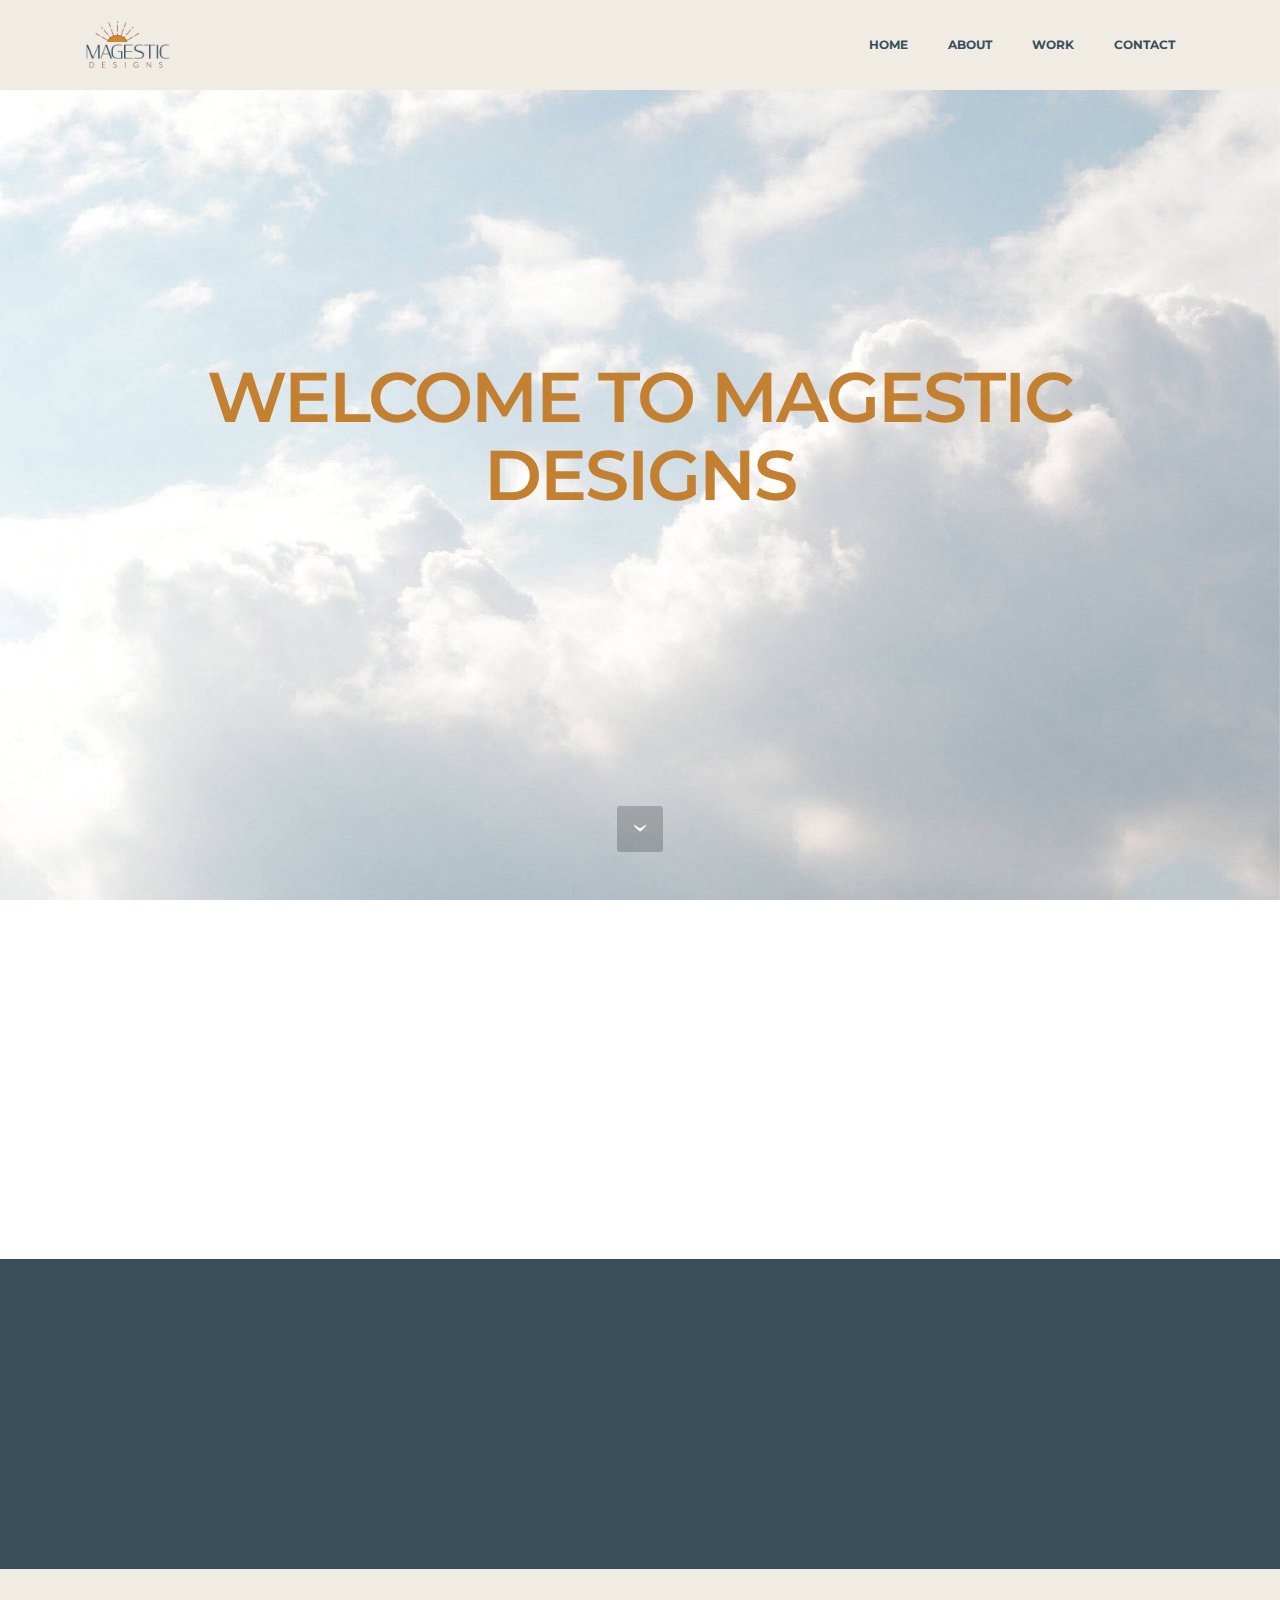
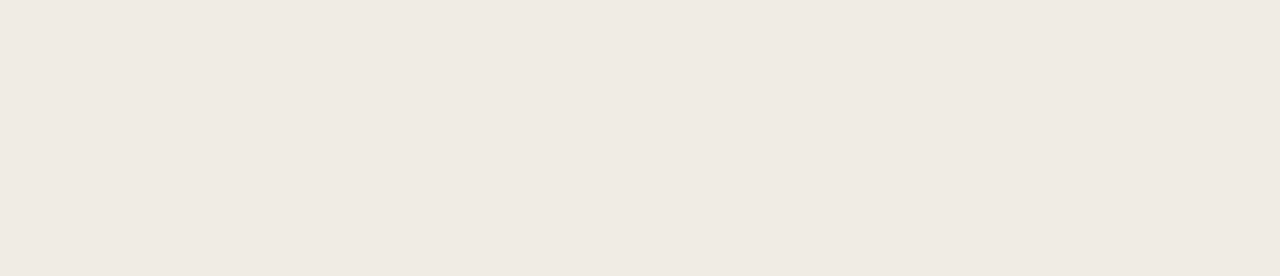
<file: index.html>
<!DOCTYPE html>
<html  >
<head>
  <!-- Site made with Mobirise Website Builder v4.12.3, https://mobirise.com -->
  <meta charset="UTF-8">
  <meta http-equiv="X-UA-Compatible" content="IE=edge">
  <meta name="generator" content="Mobirise v4.12.3, mobirise.com">
  <meta name="viewport" content="width=device-width, initial-scale=1, minimum-scale=1">
  <link rel="shortcut icon" href="assets/images/logo-bluebrown-218x128.png" type="image/x-icon">
  <meta name="description" content="">
  
  
  <title>Home</title>
  <link rel="stylesheet" href="https://fonts.googleapis.com/css?family=Montserrat:400,700">
  <link rel="stylesheet" href="https://fonts.googleapis.com/css?family=Raleway:100,100i,200,200i,300,300i,400,400i,500,500i,600,600i,700,700i,800,800i,900,900i">
  <link rel="stylesheet" href="assets/web/assets/mobirise-icons/mobirise-icons.css">
  <link rel="stylesheet" href="https://fonts.googleapis.com/css?family=Lora:400,700,400italic,700italic&subset=latin">
  <link rel="stylesheet" href="assets/tether/tether.min.css">
  <link rel="stylesheet" href="assets/bootstrap/css/bootstrap.min.css">
  <link rel="stylesheet" href="assets/socicon/css/styles.css">
  <link rel="stylesheet" href="assets/animatecss/animate.min.css">
  <link rel="stylesheet" href="assets/dropdown/css/style.css">
  <link rel="stylesheet" href="assets/style.css">
  <link rel="stylesheet" href="assets/slick.css">
  <link rel="stylesheet" href="assets/theme/css/style.css">
  <link rel="preload" as="style" href="assets/mobirise/css/mbr-additional.css"><link rel="stylesheet" href="assets/mobirise/css/mbr-additional.css" type="text/css">
  
  
  
</head>
<body>
  <section id="ext_menu-0" data-rv-view="0">

    <nav class="navbar navbar-dropdown navbar-fixed-top">
        <div class="container">

            <div class="mbr-table">
                <div class="mbr-table-cell">

                    <div class="navbar-brand">
                        <a href="https://mobirise.com" class="navbar-logo"><img src="assets/images/logo-bluebrown-218x128.png" alt="Mobirise"></a>
                        
                    </div>

                </div>
                <div class="mbr-table-cell">

                    <button class="navbar-toggler pull-xs-right hidden-md-up" type="button" data-toggle="collapse" data-target="#exCollapsingNavbar">
                        <div class="hamburger-icon"></div>
                    </button>

                    <ul class="nav-dropdown collapse pull-xs-right nav navbar-nav navbar-toggleable-sm" id="exCollapsingNavbar"><li class="nav-item"><a class="nav-link link" href="index.html">HOME</a></li><li class="nav-item"><a class="nav-link link" href="page1.html">ABOUT</a></li><li class="nav-item"><a class="nav-link link" href="page2.html">WORK</a></li><li class="nav-item"><a class="nav-link link" href="page3.html">CONTACT</a></li></ul>
                    <button hidden="" class="navbar-toggler navbar-close" type="button" data-toggle="collapse" data-target="#exCollapsingNavbar">
                        <div class="close-icon"></div>
                    </button>

                </div>
            </div>

        </div>
    </nav>

</section>

<section class="engine"><a href="https://mobirise.info/p">website templates free download</a></section><section class="mbr-section mbr-section-hero mbr-section-full mbr-section-with-arrow mbr-parallax-background mbr-after-navbar" id="header1-2" data-rv-view="6" style="background-image: url(assets/images/mbr-1920x1276.jpg);">

    

    <div class="mbr-table-cell">

        <div class="container">
            <div class="row">
                <div class="mbr-section col-md-10 col-md-offset-1 text-xs-center">

                    <h1 class="mbr-section-title display-1">WELCOME TO MAGESTIC DESIGNS</h1>
                    
                    
                </div>
            </div>
        </div>
    </div>

    <div class="mbr-arrow mbr-arrow-floating" aria-hidden="true"><a href="#instagram-feed-block-3"><i class="mbr-arrow-icon"></i></a></div>

</section>

<section class="mbr-instagram-feed" data-rows="1" data-per-row-slider="" data-spacing="10" data-full-width="" data-token="17074113.727bfe1.7e8d9b49ce3d431db7a190db305ada1b" data-per-row-grid="4" id="instagram-feed-block-3" data-rv-view="2" style="background-color: rgb(255, 255, 255); padding-top: 40px; padding-bottom: 160px;">
    
    <div class="container container_toggle">
        <div class="row">
            <div class="col">
                <div class="inst">
                    <h1 class="inst__title align-center mbr-fonts-style display-2">STAY CONNECTED</h1>
                    <div class="inst__content"></div>
                    
                </div>
            </div>
        </div>
    </div>
</section>

<section class="mbr-section mbr-section-md-padding" id="social-buttons4-4" data-rv-view="9" style="background-color: rgb(56, 79, 90); padding-top: 90px; padding-bottom: 90px;">
    
    <div class="container">
        <div class="row">
            <div class="col-md-8 col-md-offset-2 text-xs-center">
                <h3 class="mbr-section-title display-2">FOLLOW US</h3>
                <div> <a class="btn btn-social btn-success" title="Facebook" target="_blank" href="https://www.facebook.com/pages/Mobirise/1616226671953247"><i class="socicon socicon-facebook"></i></a>   <a class="btn btn-social btn-success" title="Instagram" target="_blank" href="https://instagram.com/mobirise/"><i class="socicon socicon-instagram"></i></a> <a class="btn btn-social btn-success" title="Pinterest" target="_blank" href="https://www.pinterest.com/mobirise/"><i class="socicon socicon-pinterest"></i></a>     </div>
            </div>
        </div>
    </div>
</section>

<section class="mbr-section mbr-section-md-padding mbr-footer footer1" id="contacts1-v" data-rv-view="4" style="background-color: rgb(240, 236, 228); padding-top: 90px; padding-bottom: 90px;">
    
    <div class="container">
        <div class="row">
            <div class="mbr-footer-content col-xs-12 col-md-3">
                <div><img src="assets/images/logo-bluebrown-128x75.png"></div>
            </div>
            <div class="mbr-footer-content col-xs-12 col-md-3">
                <p><strong>LOCATION</strong><br>MPLS, MN 55414</p>
            </div>
            <div class="mbr-footer-content col-xs-12 col-md-3">
                <p><font color="#7c7c7c" face="Montserrat, sans-serif"><span style="font-size: 16px; letter-spacing: -1px;"><strong>CONTACT</strong></span></font><br><font color="#7c7c7c" face="Montserrat, sans-serif"><span style="font-size: 16px; letter-spacing: -1px;"><strong><br></strong></span></font>Email: emilymagistad@yahoo.com<br>
Phone: (651)-925-7770<br></p>
            </div>
            <div class="mbr-footer-content col-xs-12 col-md-3">
                <p><strong>SOCIALS</strong><br>Instagram<br>Facebook<br>Pinterest<br></p>
            </div>

        </div>
    </div>
</section>


  <script src="assets/web/assets/jquery/jquery.min.js"></script>
  <script src="assets/tether/tether.min.js"></script>
  <script src="assets/bootstrap/js/bootstrap.min.js"></script>
  <script src="assets/smooth-scroll/smooth-scroll.js"></script>
  <script src="assets/touch-swipe/jquery.touch-swipe.min.js"></script>
  <script src="assets/viewport-checker/jquery.viewportchecker.js"></script>
  <script src="assets/jarallax/jarallax.js"></script>
  <script src="assets/dropdown/js/script.min.js"></script>
  <script src="assets/index.js"></script>
  <script src="assets/slick.min.js"></script>
  <script src="assets/theme/js/script.js"></script>
  
  
  <input name="animation" type="hidden">
  </body>
</html>
</file>
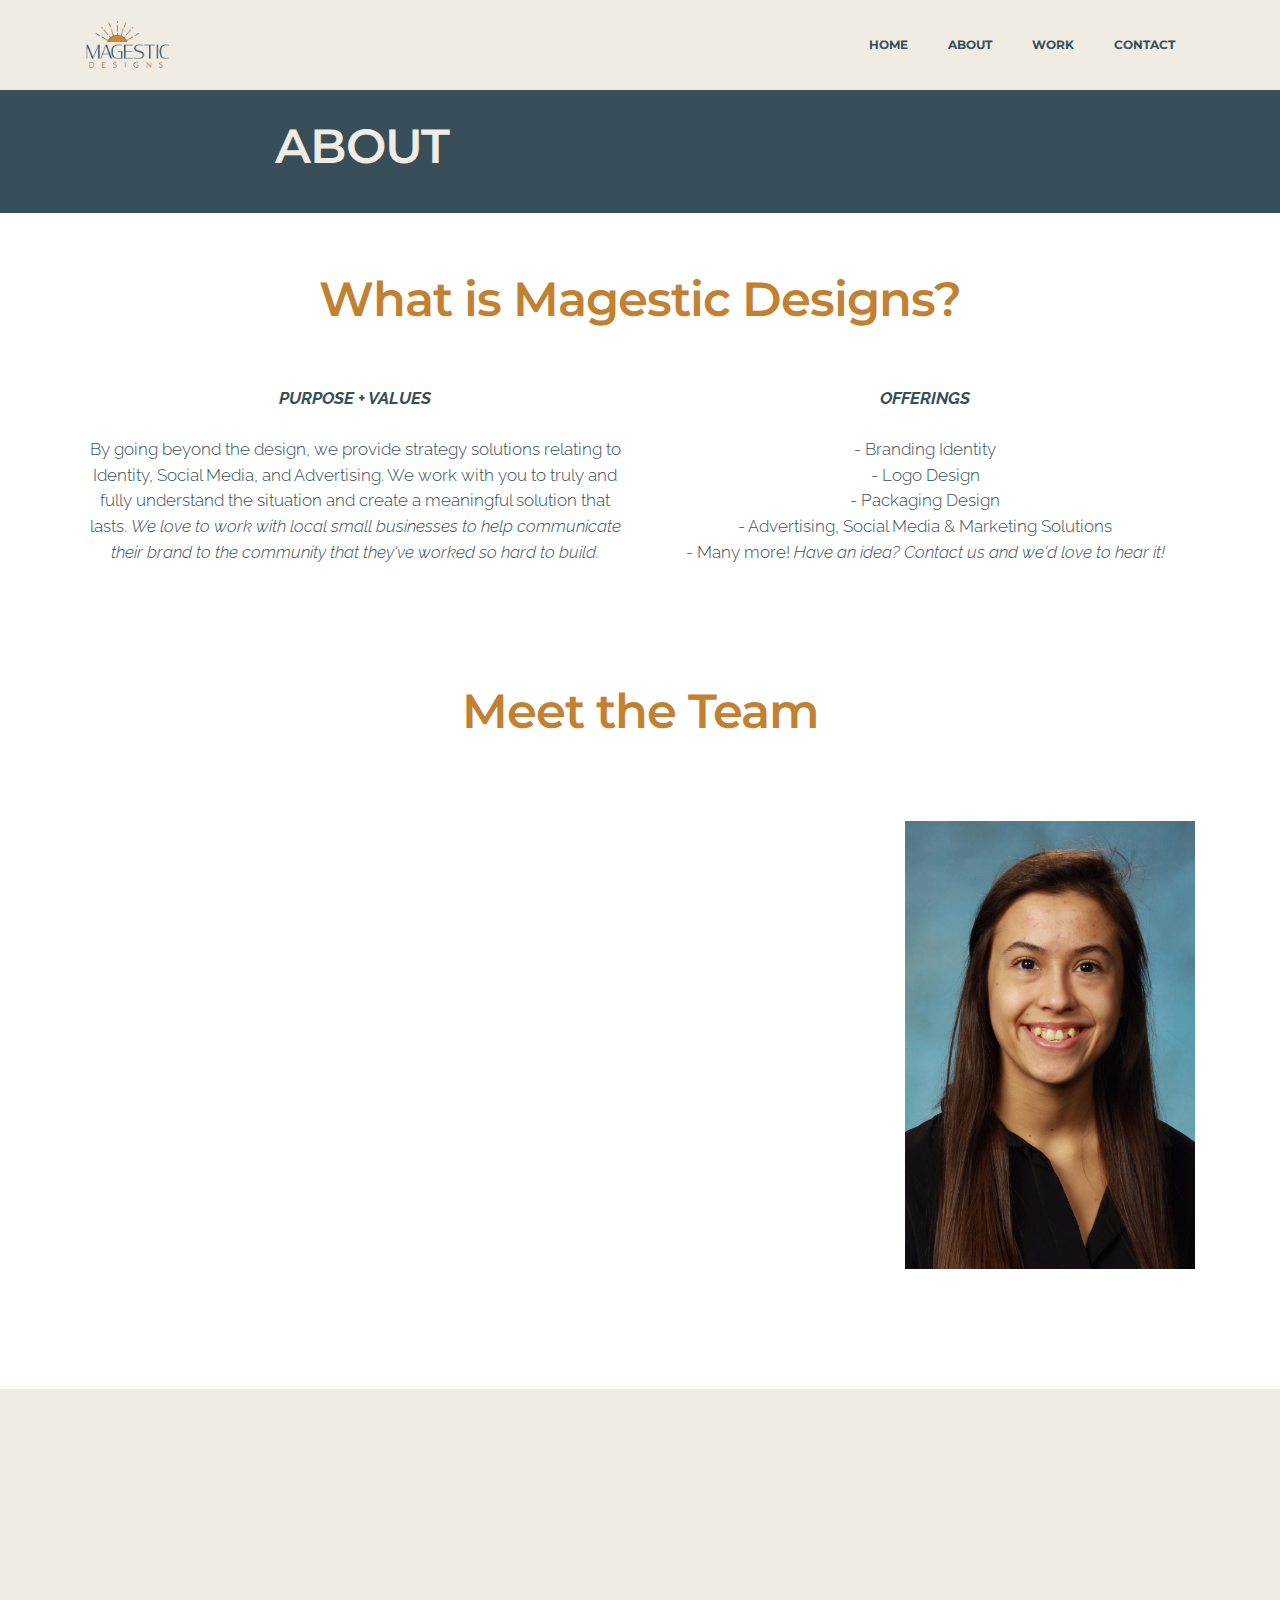
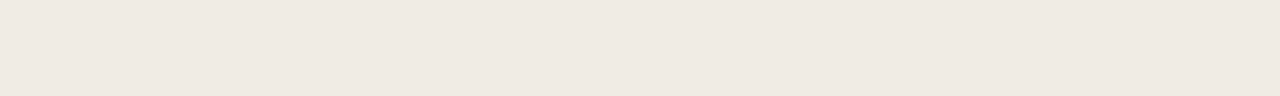
<file: page1.html>
<!DOCTYPE html>
<html  >
<head>
  <!-- Site made with Mobirise Website Builder v4.12.3, https://mobirise.com -->
  <meta charset="UTF-8">
  <meta http-equiv="X-UA-Compatible" content="IE=edge">
  <meta name="generator" content="Mobirise v4.12.3, mobirise.com">
  <meta name="viewport" content="width=device-width, initial-scale=1, minimum-scale=1">
  <link rel="shortcut icon" href="assets/images/logo-bluebrown-218x128.png" type="image/x-icon">
  <meta name="description" content="Web Site Generator Description">
  
  
  <title>ABOUT</title>
  <link rel="stylesheet" href="https://fonts.googleapis.com/css?family=Montserrat:400,700">
  <link rel="stylesheet" href="https://fonts.googleapis.com/css?family=Raleway:100,100i,200,200i,300,300i,400,400i,500,500i,600,600i,700,700i,800,800i,900,900i">
  <link rel="stylesheet" href="https://fonts.googleapis.com/css?family=Lora:400,700,400italic,700italic&subset=latin">
  <link rel="stylesheet" href="assets/tether/tether.min.css">
  <link rel="stylesheet" href="assets/bootstrap/css/bootstrap.min.css">
  <link rel="stylesheet" href="assets/dropdown/css/style.css">
  <link rel="stylesheet" href="assets/animatecss/animate.min.css">
  <link rel="stylesheet" href="assets/theme/css/style.css">
  <link rel="preload" as="style" href="assets/mobirise/css/mbr-additional.css"><link rel="stylesheet" href="assets/mobirise/css/mbr-additional.css" type="text/css">
  
  
  
</head>
<body>
  <section id="ext_menu-5" data-rv-view="11">

    <nav class="navbar navbar-dropdown navbar-fixed-top">
        <div class="container">

            <div class="mbr-table">
                <div class="mbr-table-cell">

                    <div class="navbar-brand">
                        <a href="https://mobirise.com" class="navbar-logo"><img src="assets/images/logo-bluebrown-218x128.png" alt="Mobirise"></a>
                        
                    </div>

                </div>
                <div class="mbr-table-cell">

                    <button class="navbar-toggler pull-xs-right hidden-md-up" type="button" data-toggle="collapse" data-target="#exCollapsingNavbar">
                        <div class="hamburger-icon"></div>
                    </button>

                    <ul class="nav-dropdown collapse pull-xs-right nav navbar-nav navbar-toggleable-sm" id="exCollapsingNavbar"><li class="nav-item"><a class="nav-link link" href="index.html">HOME</a></li><li class="nav-item"><a class="nav-link link" href="page1.html">ABOUT</a></li><li class="nav-item"><a class="nav-link link" href="page2.html">WORK</a></li><li class="nav-item"><a class="nav-link link" href="page3.html">CONTACT</a></li></ul>
                    <button hidden="" class="navbar-toggler navbar-close" type="button" data-toggle="collapse" data-target="#exCollapsingNavbar">
                        <div class="close-icon"></div>
                    </button>

                </div>
            </div>

        </div>
    </nav>

</section>

<section class="engine"><a href="https://mobirise.info/j">website templates</a></section><section class="mbr-section article mbr-after-navbar" id="msg-box8-g" data-rv-view="13" style="background-color: rgb(56, 79, 90); padding-top: 120px; padding-bottom: 40px;">

    
    <div class="container">
        <div class="row">
            <div class="col-md-8 col-md-offset-2 text-xs-center">
                <h3 class="mbr-section-title display-2">ABOUT</h3>
                
                
            </div>
        </div>
    </div>

</section>

<section class="mbr-section mbr-section__container article" id="header3-i" data-rv-view="16" style="background-color: rgb(255, 255, 255); padding-top: 60px; padding-bottom: 40px;">
    <div class="container">
        <div class="row">
            <div class="col-xs-12">
                <h3 class="mbr-section-title display-2">What is Magestic Designs?</h3>
                
            </div>
        </div>
    </div>
</section>

<section class="mbr-section article mbr-section__container" id="content6-j" data-rv-view="18" style="background-color: rgb(255, 255, 255); padding-top: 20px; padding-bottom: 60px;">

    <div class="container">
        <div class="row">
            <div class="col-xs-12 col-md-6 lead"><p><strong><em>PURPOSE + VALUES</em></strong></p><p><strong><em><br></em></strong></p><p>By going beyond the design, we provide strategy solutions relating to Identity, Social Media, and Advertising. We work with you to truly and fully understand the situation and create a meaningful solution that lasts. <em>We love to work with local small businesses to help communicate their brand to the community that they've worked so hard to build.</em></p></div>
            <div class="col-xs-12 col-md-6 lead"><p><strong><em>OFFERINGS</em></strong></p><p><strong><em><br></em></strong></p><p>- Branding Identity</p><p>- Logo Design</p><p>- Packaging Design</p><p>- Advertising,&nbsp;<span style="font-size: 1.07rem;">Social Media &amp; Marketing Solutions</span></p><p>- Many more! <em>Have an idea? Contact us and we'd love to hear it!</em></p></div>
        </div>
    </div>

</section>

<section class="mbr-section mbr-section__container article" id="header3-k" data-rv-view="20" style="background-color: rgb(255, 255, 255); padding-top: 60px; padding-bottom: 40px;">
    <div class="container">
        <div class="row">
            <div class="col-xs-12">
                <h3 class="mbr-section-title display-2">Meet the Team</h3>
                
            </div>
        </div>
    </div>
</section>

<section class="mbr-section" id="msg-box7-z" data-rv-view="22" style="background-color: rgb(255, 255, 255); padding-top: 40px; padding-bottom: 120px;">

    
    <div class="container">
        <div class="row">
            <div class="mbr-table-md-up">

              

              <div class="mbr-table-cell col-md-5 text-xs-center text-md-right content-size">
                  <h3 class="mbr-section-title display-2"><em>EMILY MAGISTAD</em></h3>
                  <div class="lead">

                    <p>Hi! My name is Emily, the creator of Magestic Designs. Growing up in Stillwater, and now living in Minneapolis, there's a special place in my heart for Minnesota. That's why I want to work with local businesses from the greater Twin Cities area, to help connect them to their community. I have recieved a Bachelor's degree in Marketing from Augsburg University ('19) as well as an Associate's degree in Graphic Design from Century College ('21).&nbsp;</p>

                  </div>

                  
              </div>


              


              <div class="mbr-table-cell mbr-left-padding-md-up mbr-valign-top col-md-7 image-size" style="width: 32%;">
                  <div class="mbr-figure"><img src="assets/images/158267-017-099f-1-1400x2100.jpeg"></div>
              </div>

            </div>
        </div>
    </div>

</section>

<section class="mbr-section mbr-section-md-padding mbr-footer footer1" id="contacts1-v" data-rv-view="25" style="background-color: rgb(240, 236, 228); padding-top: 90px; padding-bottom: 90px;">
    
    <div class="container">
        <div class="row">
            <div class="mbr-footer-content col-xs-12 col-md-3">
                <div><img src="assets/images/logo-bluebrown-128x75.png"></div>
            </div>
            <div class="mbr-footer-content col-xs-12 col-md-3">
                <p><strong>LOCATION</strong><br>MPLS, MN 55414</p>
            </div>
            <div class="mbr-footer-content col-xs-12 col-md-3">
                <p><font color="#7c7c7c" face="Montserrat, sans-serif"><span style="font-size: 16px; letter-spacing: -1px;"><strong>CONTACT</strong></span></font><br><font color="#7c7c7c" face="Montserrat, sans-serif"><span style="font-size: 16px; letter-spacing: -1px;"><strong><br></strong></span></font>Email: emilymagistad@yahoo.com<br>
Phone: (651)-925-7770<br></p>
            </div>
            <div class="mbr-footer-content col-xs-12 col-md-3">
                <p><strong>SOCIALS</strong><br>Instagram<br>Facebook<br>Pinterest<br></p>
            </div>

        </div>
    </div>
</section>


  <script src="assets/web/assets/jquery/jquery.min.js"></script>
  <script src="assets/tether/tether.min.js"></script>
  <script src="assets/bootstrap/js/bootstrap.min.js"></script>
  <script src="assets/viewport-checker/jquery.viewportchecker.js"></script>
  <script src="assets/smooth-scroll/smooth-scroll.js"></script>
  <script src="assets/dropdown/js/script.min.js"></script>
  <script src="assets/touch-swipe/jquery.touch-swipe.min.js"></script>
  <script src="assets/theme/js/script.js"></script>
  
  
  <input name="animation" type="hidden">
  </body>
</html>
</file>
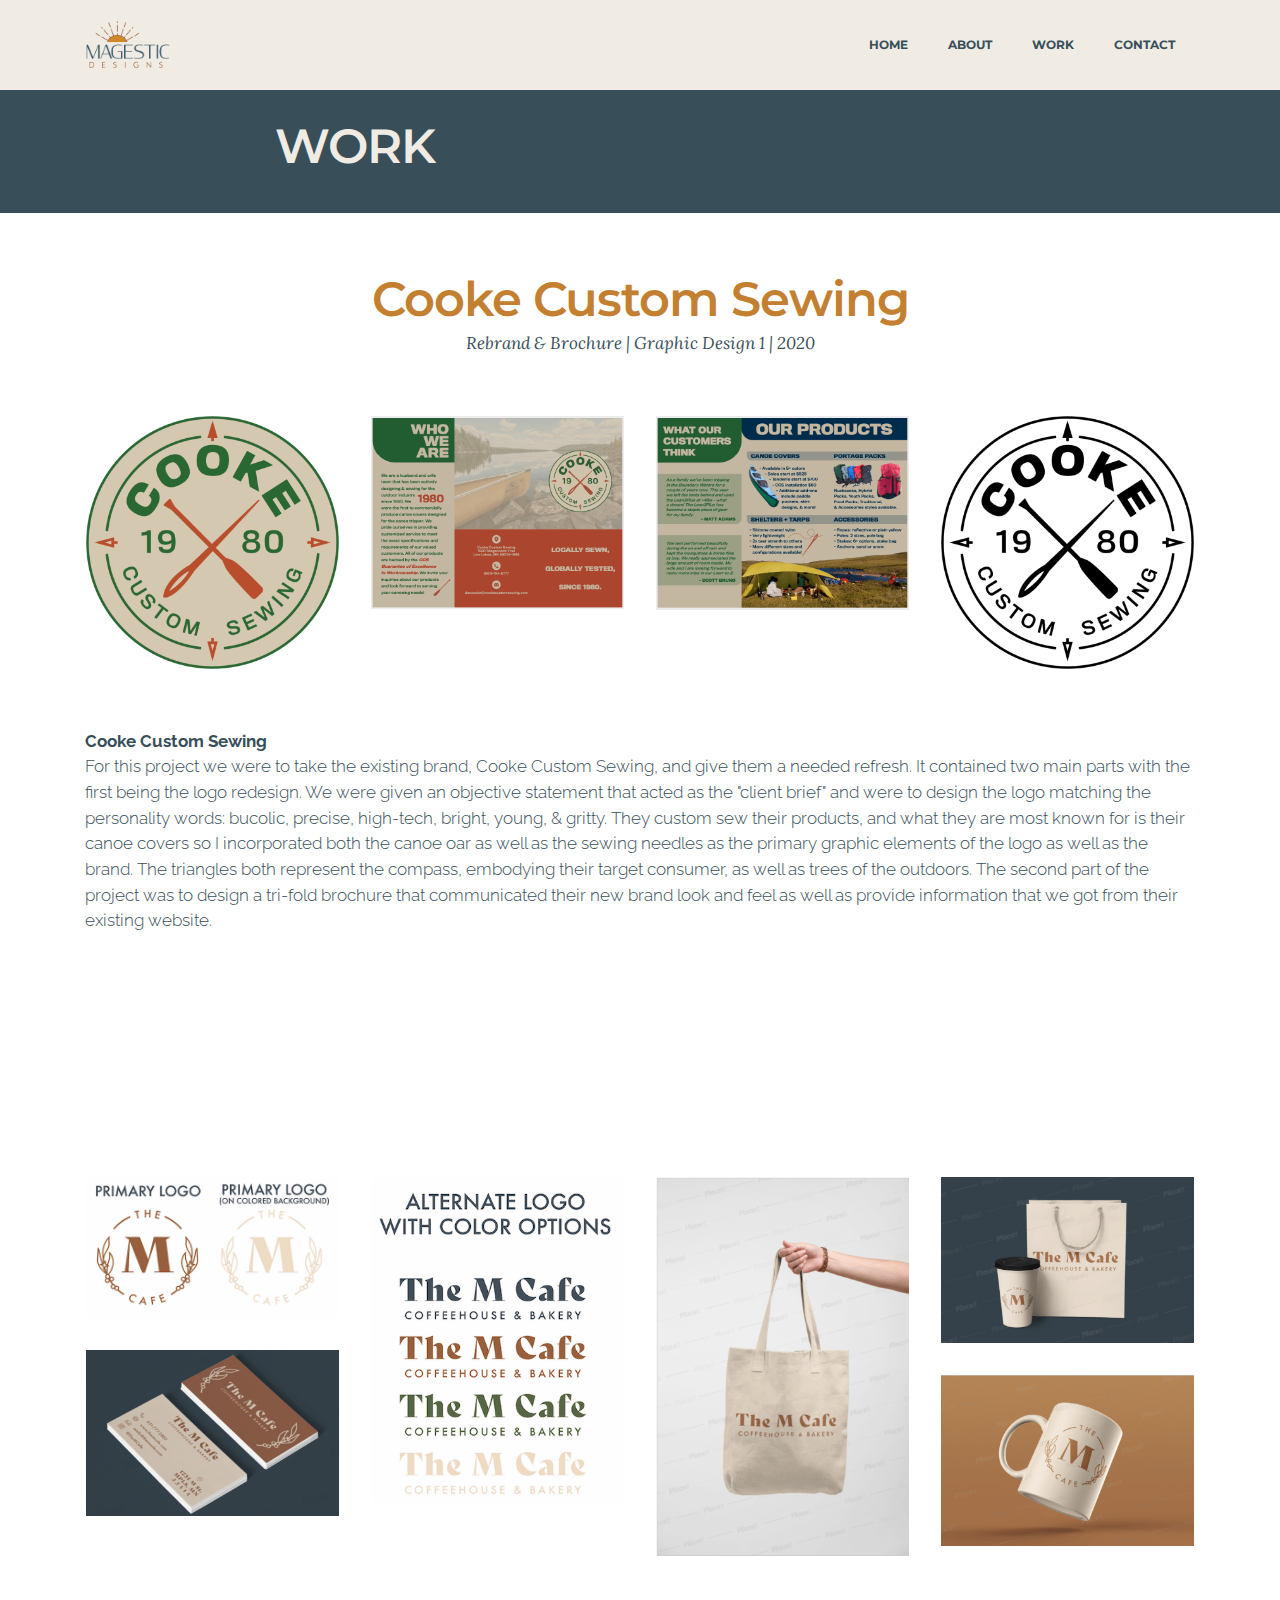
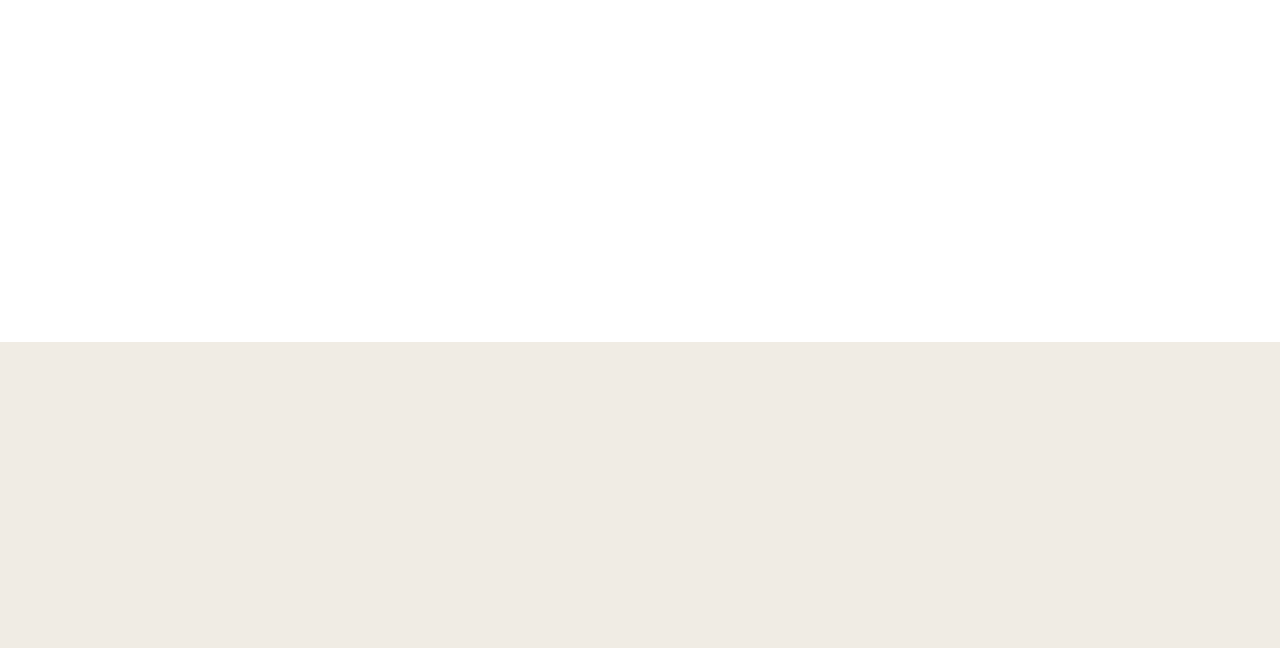
<file: page2.html>
<!DOCTYPE html>
<html  >
<head>
  <!-- Site made with Mobirise Website Builder v4.12.3, https://mobirise.com -->
  <meta charset="UTF-8">
  <meta http-equiv="X-UA-Compatible" content="IE=edge">
  <meta name="generator" content="Mobirise v4.12.3, mobirise.com">
  <meta name="viewport" content="width=device-width, initial-scale=1, minimum-scale=1">
  <link rel="shortcut icon" href="assets/images/logo-bluebrown-218x128.png" type="image/x-icon">
  <meta name="description" content="Site Maker Description">
  
  
  <title>WORK</title>
  <link rel="stylesheet" href="assets/et-line-font-plugin/style.css">
  <link rel="stylesheet" href="https://fonts.googleapis.com/css?family=Montserrat:400,700">
  <link rel="stylesheet" href="https://fonts.googleapis.com/css?family=Raleway:100,100i,200,200i,300,300i,400,400i,500,500i,600,600i,700,700i,800,800i,900,900i">
  <link rel="stylesheet" href="https://fonts.googleapis.com/css?family=Lora:400,700,400italic,700italic&subset=latin">
  <link rel="stylesheet" href="assets/tether/tether.min.css">
  <link rel="stylesheet" href="assets/bootstrap/css/bootstrap.min.css">
  <link rel="stylesheet" href="assets/dropdown/css/style.css">
  <link rel="stylesheet" href="assets/animatecss/animate.min.css">
  <link rel="stylesheet" href="assets/theme/css/style.css">
  <link rel="stylesheet" href="assets/mobirise-gallery/style.css">
  <link rel="preload" as="style" href="assets/mobirise/css/mbr-additional.css"><link rel="stylesheet" href="assets/mobirise/css/mbr-additional.css" type="text/css">
  
  
  
</head>
<body>
  <section id="ext_menu-6" data-rv-view="27">

    <nav class="navbar navbar-dropdown navbar-fixed-top">
        <div class="container">

            <div class="mbr-table">
                <div class="mbr-table-cell">

                    <div class="navbar-brand">
                        <a href="https://mobirise.com" class="navbar-logo"><img src="assets/images/logo-bluebrown-218x128.png" alt="Mobirise"></a>
                        
                    </div>

                </div>
                <div class="mbr-table-cell">

                    <button class="navbar-toggler pull-xs-right hidden-md-up" type="button" data-toggle="collapse" data-target="#exCollapsingNavbar">
                        <div class="hamburger-icon"></div>
                    </button>

                    <ul class="nav-dropdown collapse pull-xs-right nav navbar-nav navbar-toggleable-sm" id="exCollapsingNavbar"><li class="nav-item"><a class="nav-link link" href="index.html">HOME</a></li><li class="nav-item"><a class="nav-link link" href="page1.html">ABOUT</a></li><li class="nav-item"><a class="nav-link link" href="page2.html">WORK</a></li><li class="nav-item"><a class="nav-link link" href="page3.html">CONTACT</a></li></ul>
                    <button hidden="" class="navbar-toggler navbar-close" type="button" data-toggle="collapse" data-target="#exCollapsingNavbar">
                        <div class="close-icon"></div>
                    </button>

                </div>
            </div>

        </div>
    </nav>

</section>

<section class="engine"><a href="https://mobirise.info/i">free website creation software</a></section><section class="mbr-section article mbr-after-navbar" id="msg-box8-n" data-rv-view="29" style="background-color: rgb(56, 79, 90); padding-top: 120px; padding-bottom: 40px;">

    
    <div class="container">
        <div class="row">
            <div class="col-md-8 col-md-offset-2 text-xs-center">
                <h3 class="mbr-section-title display-2">WORK</h3>
                
                
            </div>
        </div>
    </div>

</section>

<section class="mbr-section mbr-section__container article" id="header3-s" data-rv-view="32" style="background-color: rgb(255, 255, 255); padding-top: 60px; padding-bottom: 20px;">
    <div class="container">
        <div class="row">
            <div class="col-xs-12">
                <h3 class="mbr-section-title display-2">Cooke Custom Sewing</h3>
                <p class="mbr-section-subtitle">Rebrand &amp; Brochure | Graphic Design 1 | 2020</p>
            </div>
        </div>
    </div>
</section>

<section class="mbr-gallery mbr-section mbr-section-nopadding mbr-slider-carousel" data-filter="false" id="gallery2-t" data-rv-view="34" style="padding-top: 1.5rem; padding-bottom: 1.5rem;">
    <!-- Filter -->
    

    <!-- Gallery -->
    <div class="mbr-gallery-row container">
        <div class=" mbr-gallery-layout-default">
            <div>
                <div>
                    <div class="mbr-gallery-item mbr-gallery-item__mobirise3 mbr-gallery-item--p1" data-video-url="false" data-tags="Awesome">
                        <div href="#lb-gallery2-t" data-slide-to="0" data-toggle="modal">
                            
                            

                            <img src="assets/images/ccs-logo-color-834x834-800x800.png" alt="" title="New Colored Logo">
                            
                            <span class="icon-focus"></span>
                            
                        </div>
                    </div><div class="mbr-gallery-item mbr-gallery-item__mobirise3 mbr-gallery-item--p1" data-video-url="false" data-tags="Creative">
                        <div href="#lb-gallery2-t" data-slide-to="1" data-toggle="modal">
                            
                            

                            <img src="assets/images/screen-shot-2020-05-06-at-5.44.55-pm-770x590-770x590.png" alt="" title="Tri-Fold Front">
                            
                            <span class="icon-focus"></span>
                            
                        </div>
                    </div><div class="mbr-gallery-item mbr-gallery-item__mobirise3 mbr-gallery-item--p1" data-video-url="false" data-tags="Creative">
                        <div href="#lb-gallery2-t" data-slide-to="2" data-toggle="modal">
                            
                            

                            <img src="assets/images/screen-shot-2020-05-06-at-5.45.05-pm-770x592-770x592.png" alt="" title="">
                            
                            <span class="icon-focus"></span>
                            
                        </div>
                    </div><div class="mbr-gallery-item mbr-gallery-item__mobirise3 mbr-gallery-item--p1" data-video-url="false" data-tags="Creative">
                        <div href="#lb-gallery2-t" data-slide-to="3" data-toggle="modal">
                            
                            

                            <img src="assets/images/ccs-logo-bw-834x834-800x800.png" alt="" title="New Logo B&amp;W">
                            
                            <span class="icon-focus"></span>
                            
                        </div>
                    </div>
                </div>
            </div>
            <div class="clearfix"></div>
        </div>
    </div>

    <!-- Lightbox -->
    <div data-app-prevent-settings="" class="mbr-slider modal fade carousel slide" tabindex="-1" data-keyboard="true" data-interval="false" id="lb-gallery2-t">
        <div class="modal-dialog">
            <div class="modal-content">
                <div class="modal-body">
                    <ol class="carousel-indicators">
                        <li data-app-prevent-settings="" data-target="#lb-gallery2-t" data-slide-to="0"></li><li data-app-prevent-settings="" data-target="#lb-gallery2-t" class=" active" data-slide-to="1"></li><li data-app-prevent-settings="" data-target="#lb-gallery2-t" data-slide-to="2"></li><li data-app-prevent-settings="" data-target="#lb-gallery2-t" data-slide-to="3"></li>
                    </ol>
                    <div class="carousel-inner">
                        <div class="carousel-item">
                            <img src="assets/images/ccs-logo-color-834x834.png" alt="" title="New Colored Logo">
                        </div><div class="carousel-item active">
                            <img src="assets/images/screen-shot-2020-05-06-at-5.44.55-pm-770x590.png" alt="" title="Tri-Fold Front">
                        </div><div class="carousel-item">
                            <img src="assets/images/screen-shot-2020-05-06-at-5.45.05-pm-770x592.png" alt="" title="">
                        </div><div class="carousel-item">
                            <img src="assets/images/ccs-logo-bw-834x834.png" alt="" title="New Logo B&amp;W">
                        </div>
                    </div>
                    <a class="left carousel-control" role="button" data-slide="prev" href="#lb-gallery2-t">
                        <span class="icon-prev" aria-hidden="true"></span>
                        <span class="sr-only">Previous</span>
                    </a>
                    <a class="right carousel-control" role="button" data-slide="next" href="#lb-gallery2-t">
                        <span class="icon-next" aria-hidden="true"></span>
                        <span class="sr-only">Next</span>
                    </a>

                    <a class="close" href="#" role="button" data-dismiss="modal">
                        <span aria-hidden="true">×</span>
                        <span class="sr-only">Close</span>
                    </a>
                </div>
            </div>
        </div>
    </div>
</section>

<section class="mbr-section article mbr-section__container" id="content1-u" data-rv-view="53" style="background-color: rgb(255, 255, 255); padding-top: 20px; padding-bottom: 80px;">

    <div class="container">
        <div class="row">
            <div class="col-xs-12 lead"><p><strong>Cooke Custom Sewing</strong></p><p>For this project we were to take the existing brand, Cooke Custom Sewing, and give them a needed refresh. It contained two main parts with the first being the logo redesign. We were given an objective statement that acted as the "client brief" and were to design the logo matching the personality words: bucolic, precise, high-tech, bright, young, &amp; gritty. They custom sew their products, and what they are most known for is their canoe covers so I incorporated both the canoe oar as well as the sewing needles as the primary graphic elements of the logo as well as the brand. The triangles both represent the compass, embodying their target consumer, as well as trees of the outdoors. The second part of the project was to design a tri-fold brochure that communicated their new brand look and feel as well as provide information that we got from their existing website.</p></div>
        </div>
    </div>

</section>

<section class="mbr-section mbr-section__container article" id="header3-p" data-rv-view="55" style="background-color: rgb(255, 255, 255); padding-top: 20px; padding-bottom: 20px;">
    <div class="container">
        <div class="row">
            <div class="col-xs-12">
                <h3 class="mbr-section-title display-2">The M Cafe</h3>
                <p class="mbr-section-subtitle">Branding Identity | Design Basics | 2019</p>
            </div>
        </div>
    </div>
</section>

<section class="mbr-gallery mbr-section mbr-section-nopadding mbr-slider-carousel" data-filter="false" id="gallery2-o" data-rv-view="57" style="padding-top: 1.5rem; padding-bottom: 1.5rem;">
    <!-- Filter -->
    

    <!-- Gallery -->
    <div class="mbr-gallery-row container">
        <div class=" mbr-gallery-layout-default">
            <div>
                <div>
                    <div class="mbr-gallery-item mbr-gallery-item__mobirise3 mbr-gallery-item--p1" data-video-url="false" data-tags="Awesome">
                        <div href="#lb-gallery2-o" data-slide-to="0" data-toggle="modal">
                            
                            

                            <img src="assets/images/screen-shot-2020-04-07-at-3.05.18-pm-552x308-552x308.png" alt="" title="">
                            
                            <span class="icon-focus"></span>
                            
                        </div>
                    </div><div class="mbr-gallery-item mbr-gallery-item__mobirise3 mbr-gallery-item--p1" data-video-url="false" data-tags="Beautiful">
                        <div href="#lb-gallery2-o" data-slide-to="1" data-toggle="modal">
                            
                            

                            <img src="assets/images/screen-shot-2020-04-07-at-3.05.26-pm-370x476-370x476.png" alt="" title="">
                            
                            <span class="icon-focus"></span>
                            
                        </div>
                    </div><div class="mbr-gallery-item mbr-gallery-item__mobirise3 mbr-gallery-item--p1" data-video-url="false" data-tags="Responsive">
                        <div href="#lb-gallery2-o" data-slide-to="2" data-toggle="modal">
                            
                            

                            <img src="assets/images/screen-shot-2019-12-16-at-11.58.39-am-750x1124-750x1124.png" alt="" title="">
                            
                            <span class="icon-focus"></span>
                            
                        </div>
                    </div><div class="mbr-gallery-item mbr-gallery-item__mobirise3 mbr-gallery-item--p1" data-video-url="false" data-tags="Animated">
                        <div href="#lb-gallery2-o" data-slide-to="3" data-toggle="modal">
                            
                            

                            <img src="assets/images/screen-shot-2019-12-16-at-12.08.12-pm-1124x738-800x525.png" alt="" title="">
                            
                            <span class="icon-focus"></span>
                            
                        </div>
                    </div><div class="mbr-gallery-item mbr-gallery-item__mobirise3 mbr-gallery-item--p1" data-video-url="false" data-tags="Animated">
                        <div href="#lb-gallery2-o" data-slide-to="4" data-toggle="modal">
                            
                            

                            <img src="assets/images/screen-shot-2019-12-16-at-12.03.56-pm-1128x742-800x526.png" alt="" title="">
                            
                            <span class="icon-focus"></span>
                            
                        </div>
                    </div><div class="mbr-gallery-item mbr-gallery-item__mobirise3 mbr-gallery-item--p1" data-video-url="false" data-tags="Animated">
                        <div href="#lb-gallery2-o" data-slide-to="5" data-toggle="modal">
                            
                            

                            <img src="assets/images/screen-shot-2019-12-16-at-11.56.16-am-1124x758-800x540.png" alt="" title="">
                            
                            <span class="icon-focus"></span>
                            
                        </div>
                    </div>
                </div>
            </div>
            <div class="clearfix"></div>
        </div>
    </div>

    <!-- Lightbox -->
    <div data-app-prevent-settings="" class="mbr-slider modal fade carousel slide" tabindex="-1" data-keyboard="true" data-interval="false" id="lb-gallery2-o">
        <div class="modal-dialog">
            <div class="modal-content">
                <div class="modal-body">
                    <ol class="carousel-indicators">
                        <li data-app-prevent-settings="" data-target="#lb-gallery2-o" data-slide-to="0"></li><li data-app-prevent-settings="" data-target="#lb-gallery2-o" data-slide-to="1"></li><li data-app-prevent-settings="" data-target="#lb-gallery2-o" data-slide-to="2"></li><li data-app-prevent-settings="" data-target="#lb-gallery2-o" data-slide-to="3"></li><li data-app-prevent-settings="" data-target="#lb-gallery2-o" class=" active" data-slide-to="4"></li><li data-app-prevent-settings="" data-target="#lb-gallery2-o" data-slide-to="5"></li>
                    </ol>
                    <div class="carousel-inner">
                        <div class="carousel-item">
                            <img src="assets/images/screen-shot-2020-04-07-at-3.05.18-pm-552x308.png" alt="" title="">
                        </div><div class="carousel-item">
                            <img src="assets/images/screen-shot-2020-04-07-at-3.05.26-pm-370x476.png" alt="" title="">
                        </div><div class="carousel-item">
                            <img src="assets/images/screen-shot-2019-12-16-at-11.58.39-am-750x1124.png" alt="" title="">
                        </div><div class="carousel-item">
                            <img src="assets/images/screen-shot-2019-12-16-at-12.08.12-pm-1124x738.png" alt="" title="">
                        </div><div class="carousel-item active">
                            <img src="assets/images/screen-shot-2019-12-16-at-12.03.56-pm-1128x742.png" alt="" title="">
                        </div><div class="carousel-item">
                            <img src="assets/images/screen-shot-2019-12-16-at-11.56.16-am-1124x758.png" alt="" title="">
                        </div>
                    </div>
                    <a class="left carousel-control" role="button" data-slide="prev" href="#lb-gallery2-o">
                        <span class="icon-prev" aria-hidden="true"></span>
                        <span class="sr-only">Previous</span>
                    </a>
                    <a class="right carousel-control" role="button" data-slide="next" href="#lb-gallery2-o">
                        <span class="icon-next" aria-hidden="true"></span>
                        <span class="sr-only">Next</span>
                    </a>

                    <a class="close" href="#" role="button" data-dismiss="modal">
                        <span aria-hidden="true">×</span>
                        <span class="sr-only">Close</span>
                    </a>
                </div>
            </div>
        </div>
    </div>
</section>

<section class="mbr-section article mbr-section__container" id="content1-q" data-rv-view="84" style="background-color: rgb(255, 255, 255); padding-top: 20px; padding-bottom: 120px;">

    <div class="container">
        <div class="row">
            <div class="col-xs-12 lead"><p><span style="font-size: 1.07rem;"><strong>The M Cafe</strong></span></p><p>This final project consisted of two parts involving a fictious or existing company of our choosing. The first part being creating the logo, and the second being the visual identity focus. Requirements included: stationary set consisting of letterhead, envelope, and business card; poster design for event held by company; as well as applying the design to an additional 4+ formats. I choose a cafe as it is a brand I would like to see myself having. I had a clear idea of my target audience as well as the look and feel I wanted: sophisticated, yet hip and inviting. Keeping it very simple, I choose to emphasize the M and bring in graphical elements that tie to the business: the coffee plant. The more muted and mature color pallete reflects the personality of both the brand and it's customers. Additional formats that were chosen were most relevant for the business type: a menu, shopping bag, coffee mug, &amp; T-shirts (worn by employees or sold as merch).</p></div>
        </div>
    </div>

</section>

<section class="mbr-section mbr-section-md-padding mbr-footer footer1" id="contacts1-v" data-rv-view="86" style="background-color: rgb(240, 236, 228); padding-top: 90px; padding-bottom: 90px;">
    
    <div class="container">
        <div class="row">
            <div class="mbr-footer-content col-xs-12 col-md-3">
                <div><img src="assets/images/logo-bluebrown-128x75.png"></div>
            </div>
            <div class="mbr-footer-content col-xs-12 col-md-3">
                <p><strong>LOCATION</strong><br>MPLS, MN 55414</p>
            </div>
            <div class="mbr-footer-content col-xs-12 col-md-3">
                <p><font color="#7c7c7c" face="Montserrat, sans-serif"><span style="font-size: 16px; letter-spacing: -1px;"><strong>CONTACT</strong></span></font><br><font color="#7c7c7c" face="Montserrat, sans-serif"><span style="font-size: 16px; letter-spacing: -1px;"><strong><br></strong></span></font>Email: emilymagistad@yahoo.com<br>
Phone: (651)-925-7770<br></p>
            </div>
            <div class="mbr-footer-content col-xs-12 col-md-3">
                <p><strong>SOCIALS</strong><br>Instagram<br>Facebook<br>Pinterest<br></p>
            </div>

        </div>
    </div>
</section>


  <script src="assets/web/assets/jquery/jquery.min.js"></script>
  <script src="assets/tether/tether.min.js"></script>
  <script src="assets/bootstrap/js/bootstrap.min.js"></script>
  <script src="assets/smooth-scroll/smooth-scroll.js"></script>
  <script src="assets/dropdown/js/script.min.js"></script>
  <script src="assets/touch-swipe/jquery.touch-swipe.min.js"></script>
  <script src="assets/bootstrap-carousel-swipe/bootstrap-carousel-swipe.js"></script>
  <script src="assets/viewport-checker/jquery.viewportchecker.js"></script>
  <script src="assets/masonry/masonry.pkgd.min.js"></script>
  <script src="assets/imagesloaded/imagesloaded.pkgd.min.js"></script>
  <script src="assets/theme/js/script.js"></script>
  <script src="assets/mobirise-gallery/player.min.js"></script>
  <script src="assets/mobirise-gallery/script.js"></script>
  
  
  <input name="animation" type="hidden">
  </body>
</html>
</file>
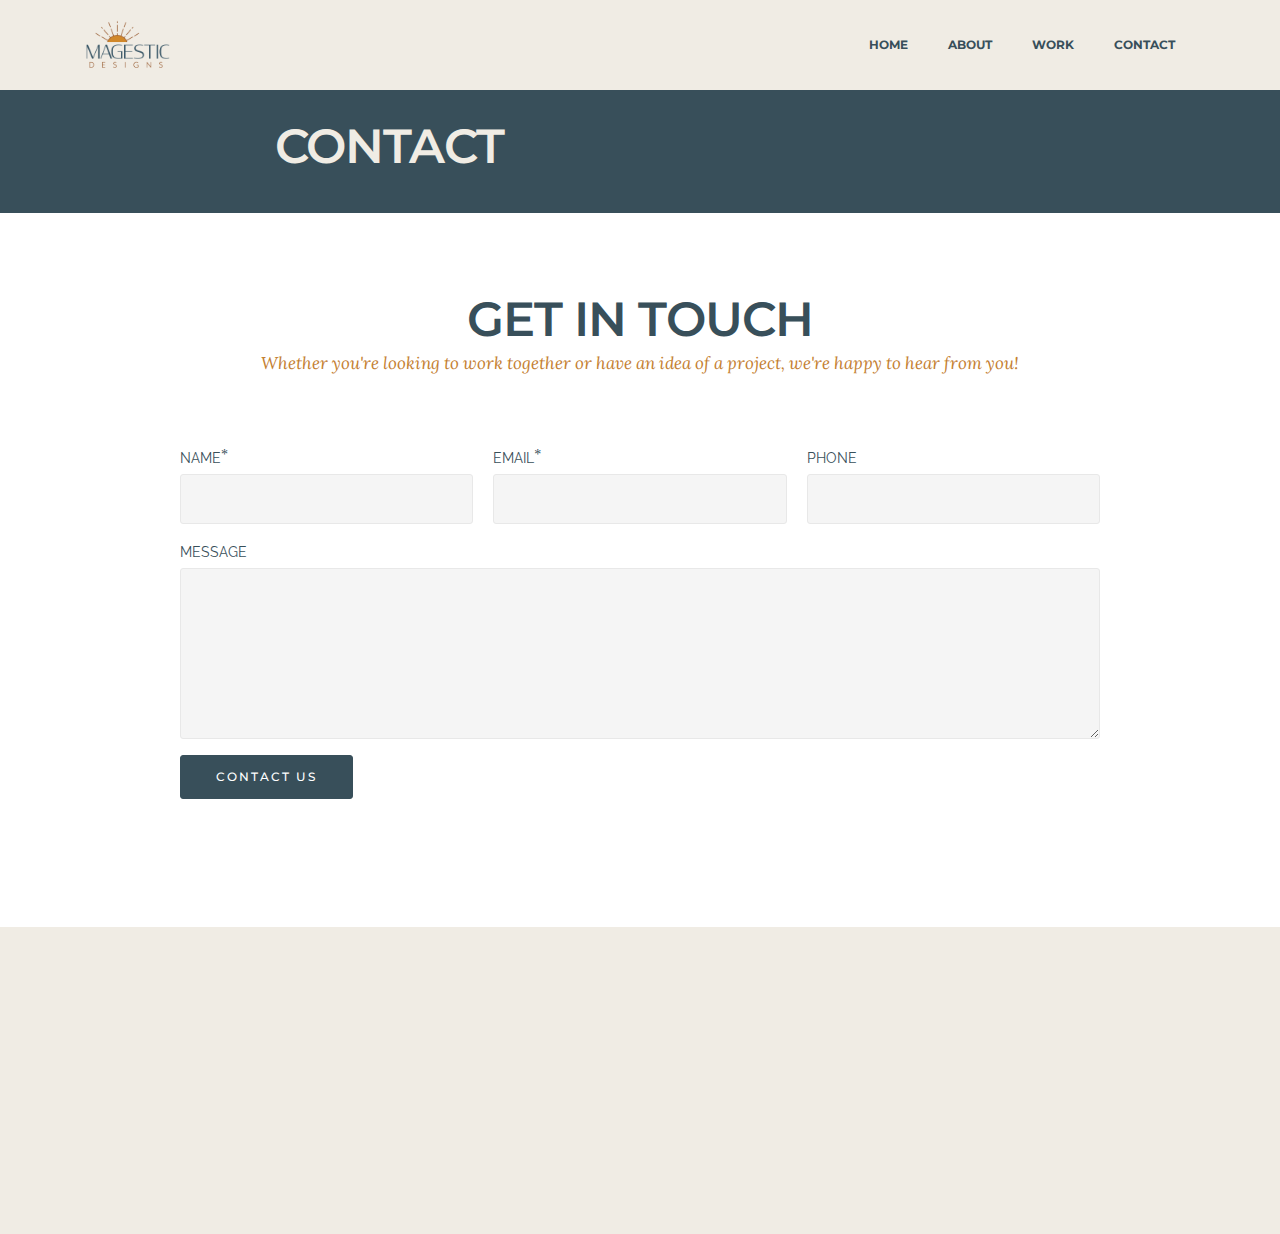
<file: page3.html>
<!DOCTYPE html>
<html  >
<head>
  <!-- Site made with Mobirise Website Builder v4.12.3, https://mobirise.com -->
  <meta charset="UTF-8">
  <meta http-equiv="X-UA-Compatible" content="IE=edge">
  <meta name="generator" content="Mobirise v4.12.3, mobirise.com">
  <meta name="viewport" content="width=device-width, initial-scale=1, minimum-scale=1">
  <link rel="shortcut icon" href="assets/images/logo-bluebrown-218x128.png" type="image/x-icon">
  <meta name="description" content="Web Builder Description">
  
  
  <title>CONTACT</title>
  <link rel="stylesheet" href="https://fonts.googleapis.com/css?family=Lora:400,700,400italic,700italic&subset=latin">
  <link rel="stylesheet" href="https://fonts.googleapis.com/css?family=Raleway:100,100i,200,200i,300,300i,400,400i,500,500i,600,600i,700,700i,800,800i,900,900i">
  <link rel="stylesheet" href="https://fonts.googleapis.com/css?family=Montserrat:400,700">
  <link rel="stylesheet" href="assets/tether/tether.min.css">
  <link rel="stylesheet" href="assets/bootstrap/css/bootstrap.min.css">
  <link rel="stylesheet" href="assets/animatecss/animate.min.css">
  <link rel="stylesheet" href="assets/dropdown/css/style.css">
  <link rel="stylesheet" href="assets/theme/css/style.css">
  <link rel="preload" as="style" href="assets/mobirise/css/mbr-additional.css"><link rel="stylesheet" href="assets/mobirise/css/mbr-additional.css" type="text/css">
  
  
  
</head>
<body>
  <section id="ext_menu-7" data-rv-view="91">

    <nav class="navbar navbar-dropdown navbar-fixed-top">
        <div class="container">

            <div class="mbr-table">
                <div class="mbr-table-cell">

                    <div class="navbar-brand">
                        <a href="https://mobirise.com" class="navbar-logo"><img src="assets/images/logo-bluebrown-218x128.png" alt="Mobirise"></a>
                        
                    </div>

                </div>
                <div class="mbr-table-cell">

                    <button class="navbar-toggler pull-xs-right hidden-md-up" type="button" data-toggle="collapse" data-target="#exCollapsingNavbar">
                        <div class="hamburger-icon"></div>
                    </button>

                    <ul class="nav-dropdown collapse pull-xs-right nav navbar-nav navbar-toggleable-sm" id="exCollapsingNavbar"><li class="nav-item"><a class="nav-link link" href="index.html">HOME</a></li><li class="nav-item"><a class="nav-link link" href="page1.html">ABOUT</a></li><li class="nav-item"><a class="nav-link link" href="page2.html">WORK</a></li><li class="nav-item"><a class="nav-link link" href="page3.html">CONTACT</a></li></ul>
                    <button hidden="" class="navbar-toggler navbar-close" type="button" data-toggle="collapse" data-target="#exCollapsingNavbar">
                        <div class="close-icon"></div>
                    </button>

                </div>
            </div>

        </div>
    </nav>

</section>

<section class="engine"><a href="https://mobirise.info/k">develop own website</a></section><section class="mbr-section article mbr-after-navbar" id="msg-box8-a" data-rv-view="88" style="background-color: rgb(56, 79, 90); padding-top: 120px; padding-bottom: 40px;">

    
    <div class="container">
        <div class="row">
            <div class="col-md-8 col-md-offset-2 text-xs-center">
                <h3 class="mbr-section-title display-2">CONTACT</h3>
                
                
            </div>
        </div>
    </div>

</section>

<section class="mbr-section form1" id="form1-9" data-rv-view="93" style="background-color: rgb(255, 255, 255); padding-top: 80px; padding-bottom: 120px;">
    
    <div class="mbr-section mbr-section__container mbr-section__container--middle">
        <div class="container">
            <div class="row">
                <div class="col-xs-12 text-xs-center">
                    <h3 class="mbr-section-title display-2">GET IN TOUCH</h3>
                    <p class="mbr-section-subtitle">Whether you're looking to work together or have an idea of a project, we're happy to hear from you!</p>
                </div>
            </div>
        </div>
    </div>
    <div class="mbr-section mbr-section-nopadding">
        <div class="container">
            <div class="row">
                <div class="col-xs-12 col-lg-10 col-lg-offset-1" data-form-type="formoid">


                    <div data-form-alert="true">
                        <div hidden="" data-form-alert-success="true" class="alert alert-form alert-success text-xs-center">Thanks for reaching out! We can't wait to work together.</div>
                    </div>


                    <form action="https://mobirise.com/" method="post" data-form-title="GET IN TOUCH">

                        <input type="hidden" value="gWGsCALVbgcH71bYAGEsI9OeylulQs78TM7ODHC7lPFbb5dOSrSV/aiVFrQcOJZRruQd0VZyZDgSxQEoTjav1ZJGoYKkpSiwoByox0UZ3rJJVo3gjLqkvHKKoYS4TJkR" data-form-email="true">

                        <div class="row row-sm-offset">

                            <div class="col-xs-12 col-md-4">
                                <div class="form-group">
                                    <label class="form-control-label" for="form1-9-name">NAME<span class="form-asterisk">*</span></label>
                                    <input type="text" class="form-control" name="name" required="" data-form-field="Name" id="form1-9-name">
                                </div>
                            </div>

                            <div class="col-xs-12 col-md-4">
                                <div class="form-group">
                                    <label class="form-control-label" for="form1-9-email">EMAIL<span class="form-asterisk">*</span></label>
                                    <input type="email" class="form-control" name="email" required="" data-form-field="Email" id="form1-9-email">
                                </div>
                            </div>

                            <div class="col-xs-12 col-md-4">
                                <div class="form-group">
                                    <label class="form-control-label" for="form1-9-phone">PHONE</label>
                                    <input type="tel" class="form-control" name="phone" data-form-field="Phone" id="form1-9-phone">
                                </div>
                            </div>

                        </div>

                        <div class="form-group">
                            <label class="form-control-label" for="form1-9-message">MESSAGE</label>
                            <textarea class="form-control" name="message" rows="7" data-form-field="Message" id="form1-9-message"></textarea>
                        </div>

                        <div><button type="submit" class="btn btn-primary">CONTACT US</button></div>

                    </form>
                </div>
            </div>
        </div>
    </div>
</section>

<section class="mbr-section mbr-section-md-padding mbr-footer footer1" id="contacts1-v" data-rv-view="102" style="background-color: rgb(240, 236, 228); padding-top: 90px; padding-bottom: 90px;">
    
    <div class="container">
        <div class="row">
            <div class="mbr-footer-content col-xs-12 col-md-3">
                <div><img src="assets/images/logo-bluebrown-128x75.png"></div>
            </div>
            <div class="mbr-footer-content col-xs-12 col-md-3">
                <p><strong>LOCATION</strong><br>MPLS, MN 55414</p>
            </div>
            <div class="mbr-footer-content col-xs-12 col-md-3">
                <p><font color="#7c7c7c" face="Montserrat, sans-serif"><span style="font-size: 16px; letter-spacing: -1px;"><strong>CONTACT</strong></span></font><br><font color="#7c7c7c" face="Montserrat, sans-serif"><span style="font-size: 16px; letter-spacing: -1px;"><strong><br></strong></span></font>Email: emilymagistad@yahoo.com<br>
Phone: (651)-925-7770<br></p>
            </div>
            <div class="mbr-footer-content col-xs-12 col-md-3">
                <p><strong>SOCIALS</strong><br>Instagram<br>Facebook<br>Pinterest<br></p>
            </div>

        </div>
    </div>
</section>


  <script src="assets/web/assets/jquery/jquery.min.js"></script>
  <script src="assets/tether/tether.min.js"></script>
  <script src="assets/bootstrap/js/bootstrap.min.js"></script>
  <script src="assets/smooth-scroll/smooth-scroll.js"></script>
  <script src="assets/viewport-checker/jquery.viewportchecker.js"></script>
  <script src="assets/dropdown/js/script.min.js"></script>
  <script src="assets/touch-swipe/jquery.touch-swipe.min.js"></script>
  <script src="assets/theme/js/script.js"></script>
  <script src="assets/formoid/formoid.min.js"></script>
  
  
  <input name="animation" type="hidden">
  </body>
</html>
</file>
<file: assets/web/assets/mobirise-icons/mobirise-icons.css>
@font-face {
  font-family: 'MobiriseIcons';
  src:  url('mobirise-icons.eot?spat4u');
  src:  url('mobirise-icons.eot?spat4u#iefix') format('embedded-opentype'),
    url('mobirise-icons.ttf?spat4u') format('truetype'),
    url('mobirise-icons.woff?spat4u') format('woff'),
    url('mobirise-icons.svg?spat4u#MobiriseIcons') format('svg');
  font-weight: normal;
  font-style: normal;
  font-display: swap;
}

[class^="mbri-"], [class*=" mbri-"] {
  /* use !important to prevent issues with browser extensions that change fonts */
  font-family: MobiriseIcons !important;
  speak: none;
  font-style: normal;
  font-weight: normal;
  font-variant: normal;
  text-transform: none;
  line-height: 1;

  /* Better Font Rendering =========== */
  -webkit-font-smoothing: antialiased;
  -moz-osx-font-smoothing: grayscale;
}

.mbri-add-submenu:before {
  content: "\e900";
}
.mbri-alert:before {
  content: "\e901";
}
.mbri-align-center:before {
  content: "\e902";
}
.mbri-align-justify:before {
  content: "\e903";
}
.mbri-align-left:before {
  content: "\e904";
}
.mbri-align-right:before {
  content: "\e905";
}
.mbri-android:before {
  content: "\e906";
}
.mbri-apple:before {
  content: "\e907";
}
.mbri-arrow-down:before {
  content: "\e908";
}
.mbri-arrow-next:before {
  content: "\e909";
}
.mbri-arrow-prev:before {
  content: "\e90a";
}
.mbri-arrow-up:before {
  content: "\e90b";
}
.mbri-bold:before {
  content: "\e90c";
}
.mbri-bookmark:before {
  content: "\e90d";
}
.mbri-bootstrap:before {
  content: "\e90e";
}
.mbri-briefcase:before {
  content: "\e90f";
}
.mbri-browse:before {
  content: "\e910";
}
.mbri-bulleted-list:before {
  content: "\e911";
}
.mbri-calendar:before {
  content: "\e912";
}
.mbri-camera:before {
  content: "\e913";
}
.mbri-cart-add:before {
  content: "\e914";
}
.mbri-cart-full:before {
  content: "\e915";
}
.mbri-cash:before {
  content: "\e916";
}
.mbri-change-style:before {
  content: "\e917";
}
.mbri-chat:before {
  content: "\e918";
}
.mbri-clock:before {
  content: "\e919";
}
.mbri-close:before {
  content: "\e91a";
}
.mbri-cloud:before {
  content: "\e91b";
}
.mbri-code:before {
  content: "\e91c";
}
.mbri-contact-form:before {
  content: "\e91d";
}
.mbri-credit-card:before {
  content: "\e91e";
}
.mbri-cursor-click:before {
  content: "\e91f";
}
.mbri-cust-feedback:before {
  content: "\e920";
}
.mbri-database:before {
  content: "\e921";
}
.mbri-delivery:before {
  content: "\e922";
}
.mbri-desktop:before {
  content: "\e923";
}
.mbri-devices:before {
  content: "\e924";
}
.mbri-down:before {
  content: "\e925";
}
.mbri-download:before {
  content: "\e989";
}
.mbri-drag-n-drop:before {
  content: "\e927";
}
.mbri-drag-n-drop2:before {
  content: "\e928";
}
.mbri-edit:before {
  content: "\e929";
}
.mbri-edit2:before {
  content: "\e92a";
}
.mbri-error:before {
  content: "\e92b";
}
.mbri-extension:before {
  content: "\e92c";
}
.mbri-features:before {
  content: "\e92d";
}
.mbri-file:before {
  content: "\e92e";
}
.mbri-flag:before {
  content: "\e92f";
}
.mbri-folder:before {
  content: "\e930";
}
.mbri-gift:before {
  content: "\e931";
}
.mbri-github:before {
  content: "\e932";
}
.mbri-globe:before {
  content: "\e933";
}
.mbri-globe-2:before {
  content: "\e934";
}
.mbri-growing-chart:before {
  content: "\e935";
}
.mbri-hearth:before {
  content: "\e936";
}
.mbri-help:before {
  content: "\e937";
}
.mbri-home:before {
  content: "\e938";
}
.mbri-hot-cup:before {
  content: "\e939";
}
.mbri-idea:before {
  content: "\e93a";
}
.mbri-image-gallery:before {
  content: "\e93b";
}
.mbri-image-slider:before {
  content: "\e93c";
}
.mbri-info:before {
  content: "\e93d";
}
.mbri-italic:before {
  content: "\e93e";
}
.mbri-key:before {
  content: "\e93f";
}
.mbri-laptop:before {
  content: "\e940";
}
.mbri-layers:before {
  content: "\e941";
}
.mbri-left-right:before {
  content: "\e942";
}
.mbri-left:before {
  content: "\e943";
}
.mbri-letter:before {
  content: "\e944";
}
.mbri-like:before {
  content: "\e945";
}
.mbri-link:before {
  content: "\e946";
}
.mbri-lock:before {
  content: "\e947";
}
.mbri-login:before {
  content: "\e948";
}
.mbri-logout:before {
  content: "\e949";
}
.mbri-magic-stick:before {
  content: "\e94a";
}
.mbri-map-pin:before {
  content: "\e94b";
}
.mbri-menu:before {
  content: "\e94c";
}
.mbri-mobile:before {
  content: "\e94d";
}
.mbri-mobile2:before {
  content: "\e94e";
}
.mbri-mobirise:before {
  content: "\e94f";
}
.mbri-more-horizontal:before {
  content: "\e950";
}
.mbri-more-vertical:before {
  content: "\e951";
}
.mbri-music:before {
  content: "\e952";
}
.mbri-new-file:before {
  content: "\e953";
}
.mbri-numbered-list:before {
  content: "\e954";
}
.mbri-opened-folder:before {
  content: "\e955";
}
.mbri-pages:before {
  content: "\e956";
}
.mbri-paper-plane:before {
  content: "\e957";
}
.mbri-paperclip:before {
  content: "\e958";
}
.mbri-photo:before {
  content: "\e959";
}
.mbri-photos:before {
  content: "\e95a";
}
.mbri-pin:before {
  content: "\e95b";
}
.mbri-play:before {
  content: "\e95c";
}
.mbri-plus:before {
  content: "\e95d";
}
.mbri-preview:before {
  content: "\e95e";
}
.mbri-print:before {
  content: "\e95f";
}
.mbri-protect:before {
  content: "\e960";
}
.mbri-question:before {
  content: "\e961";
}
.mbri-quote-left:before {
  content: "\e962";
}
.mbri-quote-right:before {
  content: "\e963";
}
.mbri-refresh:before {
  content: "\e964";
}
.mbri-responsive:before {
  content: "\e965";
}
.mbri-right:before {
  content: "\e966";
}
.mbri-rocket:before {
  content: "\e967";
}
.mbri-sad-face:before {
  content: "\e968";
}
.mbri-sale:before {
  content: "\e969";
}
.mbri-save:before {
  content: "\e96a";
}
.mbri-search:before {
  content: "\e96b";
}
.mbri-setting:before {
  content: "\e96c";
}
.mbri-setting2:before {
  content: "\e96d";
}
.mbri-setting3:before {
  content: "\e96e";
}
.mbri-share:before {
  content: "\e96f";
}
.mbri-shopping-bag:before {
  content: "\e970";
}
.mbri-shopping-basket:before {
  content: "\e971";
}
.mbri-shopping-cart:before {
  content: "\e972";
}
.mbri-sites:before {
  content: "\e973";
}
.mbri-smile-face:before {
  content: "\e974";
}
.mbri-speed:before {
  content: "\e975";
}
.mbri-star:before {
  content: "\e976";
}
.mbri-success:before {
  content: "\e977";
}
.mbri-sun:before {
  content: "\e978";
}
.mbri-sun2:before {
  content: "\e979";
}
.mbri-tablet:before {
  content: "\e97a";
}
.mbri-tablet-vertical:before {
  content: "\e97b";
}
.mbri-target:before {
  content: "\e97c";
}
.mbri-timer:before {
  content: "\e97d";
}
.mbri-to-ftp:before {
  content: "\e97e";
}
.mbri-to-local-drive:before {
  content: "\e97f";
}
.mbri-touch-swipe:before {
  content: "\e980";
}
.mbri-touch:before {
  content: "\e981";
}
.mbri-trash:before {
  content: "\e982";
}
.mbri-underline:before {
  content: "\e983";
}
.mbri-unlink:before {
  content: "\e984";
}
.mbri-unlock:before {
  content: "\e985";
}
.mbri-up-down:before {
  content: "\e986";
}
.mbri-up:before {
  content: "\e987";
}
.mbri-update:before {
  content: "\e988";
}
.mbri-upload:before {
 content: "\e926"; 
}
.mbri-user:before {
  content: "\e98a";
}
.mbri-user2:before {
  content: "\e98b";
}
.mbri-users:before {
  content: "\e98c";
}
.mbri-video:before {
  content: "\e98d";
}
.mbri-video-play:before {
  content: "\e98e";
}
.mbri-watch:before {
  content: "\e98f";
}
.mbri-website-theme:before {
  content: "\e990";
}
.mbri-wifi:before {
  content: "\e991";
}
.mbri-windows:before {
  content: "\e992";
}
.mbri-zoom-out:before {
  content: "\e993";
}
.mbri-redo:before {
  content: "\e994";
}
.mbri-undo:before {
  content: "\e995";
}
</file>
<file: assets/socicon/css/styles.css>
@charset "UTF-8";

@font-face {
  font-family: "socicon";
  src:url("../fonts/socicon.eot");
  src:url("../fonts/socicon.eot?#iefix") format("embedded-opentype"),
    url("../fonts/socicon.woff") format("woff"),
    url("../fonts/socicon.ttf") format("truetype"),
    url("../fonts/socicon.svg#socicon") format("svg");
  font-weight: normal;
  font-style: normal;

}

[data-icon]:before {
  font-family: "socicon" !important;
  content: attr(data-icon);
  font-style: normal !important;
  font-weight: normal !important;
  font-variant: normal !important;
  text-transform: none !important;
  speak: none;
  line-height: 1;
  -webkit-font-smoothing: antialiased;
  -moz-osx-font-smoothing: grayscale;
}

[class^="socicon-"]:before,
[class*=" socicon-"]:before {
  font-family: "socicon" !important;
  font-style: normal !important;
  font-weight: normal !important;
  font-variant: normal !important;
  text-transform: none !important;
  speak: none;
  line-height: 1;
  -webkit-font-smoothing: antialiased;
  -moz-osx-font-smoothing: grayscale;
}

.socicon-modelmayhem:before {
  content: "\e000";
}
.socicon-mixcloud:before {
  content: "\e001";
}
.socicon-drupal:before {
  content: "\e002";
}
.socicon-swarm:before {
  content: "\e003";
}
.socicon-istock:before {
  content: "\e004";
}
.socicon-yammer:before {
  content: "\e005";
}
.socicon-ello:before {
  content: "\e006";
}
.socicon-stackoverflow:before {
  content: "\e007";
}
.socicon-persona:before {
  content: "\e008";
}
.socicon-triplej:before {
  content: "\e009";
}
.socicon-houzz:before {
  content: "\e00a";
}
.socicon-rss:before {
  content: "\e00b";
}
.socicon-paypal:before {
  content: "\e00c";
}
.socicon-odnoklassniki:before {
  content: "\e00d";
}
.socicon-airbnb:before {
  content: "\e00e";
}
.socicon-periscope:before {
  content: "\e00f";
}
.socicon-outlook:before {
  content: "\e010";
}
.socicon-coderwall:before {
  content: "\e011";
}
.socicon-tripadvisor:before {
  content: "\e012";
}
.socicon-appnet:before {
  content: "\e013";
}
.socicon-goodreads:before {
  content: "\e014";
}
.socicon-tripit:before {
  content: "\e015";
}
.socicon-lanyrd:before {
  content: "\e016";
}
.socicon-slideshare:before {
  content: "\e017";
}
.socicon-buffer:before {
  content: "\e018";
}
.socicon-disqus:before {
  content: "\e019";
}
.socicon-vkontakte:before {
  content: "\e01a";
}
.socicon-whatsapp:before {
  content: "\e01b";
}
.socicon-patreon:before {
  content: "\e01c";
}
.socicon-storehouse:before {
  content: "\e01d";
}
.socicon-pocket:before {
  content: "\e01e";
}
.socicon-mail:before {
  content: "\e01f";
}
.socicon-blogger:before {
  content: "\e020";
}
.socicon-technorati:before {
  content: "\e021";
}
.socicon-reddit:before {
  content: "\e022";
}
.socicon-dribbble:before {
  content: "\e023";
}
.socicon-stumbleupon:before {
  content: "\e024";
}
.socicon-digg:before {
  content: "\e025";
}
.socicon-envato:before {
  content: "\e026";
}
.socicon-behance:before {
  content: "\e027";
}
.socicon-delicious:before {
  content: "\e028";
}
.socicon-deviantart:before {
  content: "\e029";
}
.socicon-forrst:before {
  content: "\e02a";
}
.socicon-play:before {
  content: "\e02b";
}
.socicon-zerply:before {
  content: "\e02c";
}
.socicon-wikipedia:before {
  content: "\e02d";
}
.socicon-apple:before {
  content: "\e02e";
}
.socicon-flattr:before {
  content: "\e02f";
}
.socicon-github:before {
  content: "\e030";
}
.socicon-renren:before {
  content: "\e031";
}
.socicon-friendfeed:before {
  content: "\e032";
}
.socicon-newsvine:before {
  content: "\e033";
}
.socicon-identica:before {
  content: "\e034";
}
.socicon-bebo:before {
  content: "\e035";
}
.socicon-zynga:before {
  content: "\e036";
}
.socicon-steam:before {
  content: "\e037";
}
.socicon-xbox:before {
  content: "\e038";
}
.socicon-windows:before {
  content: "\e039";
}
.socicon-qq:before {
  content: "\e03a";
}
.socicon-douban:before {
  content: "\e03b";
}
.socicon-meetup:before {
  content: "\e03c";
}
.socicon-playstation:before {
  content: "\e03d";
}
.socicon-android:before {
  content: "\e03e";
}
.socicon-snapchat:before {
  content: "\e03f";
}
.socicon-twitter:before {
  content: "\e040";
}
.socicon-facebook:before {
  content: "\e041";
}
.socicon-googleplus:before {
  content: "\e042";
}
.socicon-pinterest:before {
  content: "\e043";
}
.socicon-foursquare:before {
  content: "\e044";
}
.socicon-yahoo:before {
  content: "\e045";
}
.socicon-skype:before {
  content: "\e046";
}
.socicon-yelp:before {
  content: "\e047";
}
.socicon-feedburner:before {
  content: "\e048";
}
.socicon-linkedin:before {
  content: "\e049";
}
.socicon-viadeo:before {
  content: "\e04a";
}
.socicon-xing:before {
  content: "\e04b";
}
.socicon-myspace:before {
  content: "\e04c";
}
.socicon-soundcloud:before {
  content: "\e04d";
}
.socicon-spotify:before {
  content: "\e04e";
}
.socicon-grooveshark:before {
  content: "\e04f";
}
.socicon-lastfm:before {
  content: "\e050";
}
.socicon-youtube:before {
  content: "\e051";
}
.socicon-vimeo:before {
  content: "\e052";
}
.socicon-dailymotion:before {
  content: "\e053";
}
.socicon-vine:before {
  content: "\e054";
}
.socicon-flickr:before {
  content: "\e055";
}
.socicon-500px:before {
  content: "\e056";
}
.socicon-wordpress:before {
  content: "\e058";
}
.socicon-tumblr:before {
  content: "\e059";
}
.socicon-twitch:before {
  content: "\e05a";
}
.socicon-8tracks:before {
  content: "\e05b";
}
.socicon-amazon:before {
  content: "\e05c";
}
.socicon-icq:before {
  content: "\e05d";
}
.socicon-smugmug:before {
  content: "\e05e";
}
.socicon-ravelry:before {
  content: "\e05f";
}
.socicon-weibo:before {
  content: "\e060";
}
.socicon-baidu:before {
  content: "\e061";
}
.socicon-angellist:before {
  content: "\e062";
}
.socicon-ebay:before {
  content: "\e063";
}
.socicon-imdb:before {
  content: "\e064";
}
.socicon-stayfriends:before {
  content: "\e065";
}
.socicon-residentadvisor:before {
  content: "\e066";
}
.socicon-google:before {
  content: "\e067";
}
.socicon-yandex:before {
  content: "\e068";
}
.socicon-sharethis:before {
  content: "\e069";
}
.socicon-bandcamp:before {
  content: "\e06a";
}
.socicon-itunes:before {
  content: "\e06b";
}
.socicon-deezer:before {
  content: "\e06c";
}
.socicon-telegram:before {
  content: "\e06e";
}
.socicon-openid:before {
  content: "\e06f";
}
.socicon-amplement:before {
  content: "\e070";
}
.socicon-viber:before {
  content: "\e071";
}
.socicon-zomato:before {
  content: "\e072";
}
.socicon-draugiem:before {
  content: "\e074";
}
.socicon-endomodo:before {
  content: "\e075";
}
.socicon-filmweb:before {
  content: "\e076";
}
.socicon-stackexchange:before {
  content: "\e077";
}
.socicon-wykop:before {
  content: "\e078";
}
.socicon-teamspeak:before {
  content: "\e079";
}
.socicon-teamviewer:before {
  content: "\e07a";
}
.socicon-ventrilo:before {
  content: "\e07b";
}
.socicon-younow:before {
  content: "\e07c";
}
.socicon-raidcall:before {
  content: "\e07d";
}
.socicon-mumble:before {
  content: "\e07e";
}
.socicon-medium:before {
  content: "\e06d";
}
.socicon-bebee:before {
  content: "\e07f";
}
.socicon-hitbox:before {
  content: "\e080";
}
.socicon-reverbnation:before {
  content: "\e081";
}
.socicon-formulr:before {
  content: "\e082";
}
.socicon-instagram:before {
  content: "\e057";
}
.socicon-battlenet:before {
  content: "\e083";
}
.socicon-chrome:before {
  content: "\e084";
}
.socicon-discord:before {
  content: "\e086";
}
.socicon-issuu:before {
  content: "\e087";
}
.socicon-macos:before {
  content: "\e088";
}
.socicon-firefox:before {
  content: "\e089";
}
.socicon-opera:before {
  content: "\e08d";
}
.socicon-keybase:before {
  content: "\e090";
}
.socicon-alliance:before {
  content: "\e091";
}
.socicon-livejournal:before {
  content: "\e092";
}
.socicon-googlephotos:before {
  content: "\e093";
}
.socicon-horde:before {
  content: "\e094";
}
.socicon-etsy:before {
  content: "\e095";
}
.socicon-zapier:before {
  content: "\e096";
}
.socicon-google-scholar:before {
  content: "\e097";
}
.socicon-researchgate:before {
  content: "\e098";
}
.socicon-wechat:before {
  content: "\e099";
}
.socicon-strava:before {
  content: "\e09a";
}
.socicon-line:before {
  content: "\e09b";
}
.socicon-lyft:before {
  content: "\e09c";
}
.socicon-uber:before {
  content: "\e09d";
}
.socicon-songkick:before {
  content: "\e09e";
}
.socicon-viewbug:before {
  content: "\e09f";
}
.socicon-googlegroups:before {
  content: "\e0a0";
}
.socicon-quora:before {
  content: "\e073";
}
.socicon-diablo:before {
  content: "\e085";
}
.socicon-blizzard:before {
  content: "\e0a1";
}
.socicon-hearthstone:before {
  content: "\e08b";
}
.socicon-heroes:before {
  content: "\e08a";
}
.socicon-overwatch:before {
  content: "\e08c";
}
.socicon-warcraft:before {
  content: "\e08e";
}
.socicon-starcraft:before {
  content: "\e08f";
}
.socicon-beam:before {
  content: "\e0a2";
}
.socicon-curse:before {
  content: "\e0a3";
}
.socicon-player:before {
  content: "\e0a4";
}
.socicon-streamjar:before {
  content: "\e0a5";
}
.socicon-nintendo:before {
  content: "\e0a6";
}
.socicon-hellocoton:before {
  content: "\e0a7";
}
</file>
<file: assets/dropdown/css/style.css>
.navbar-dropdown {
  left: 0;
  padding: 0;
  position: absolute;
  right: 0;
  top: 0;
  transition: all 0.45s ease;
  z-index: 1030; }
  .navbar-dropdown .navbar-brand {
    float: none;
    font-size: 0;
    padding: 1.25rem 0;
    position: relative;
    transition: padding 0.25s ease;
    white-space: nowrap; }
    .navbar-dropdown .navbar-brand::before {
      content: "";
      display: inline-block;
      height: 100%;
      vertical-align: middle; }
  .navbar-dropdown .navbar-logo,
  .navbar-dropdown .navbar-caption {
    display: inline-block;
    vertical-align: middle; }
  .navbar-dropdown .navbar-logo {
    margin-right: 0.8rem;
    transition: margin 0.3s ease-in-out; }
    .navbar-dropdown .navbar-logo img {
      height: 3.125rem;
      transition: all 0.3s ease-in-out; }
  .navbar-dropdown .mbr-table-cell {
    height: 5.625rem; }
  .navbar-dropdown .navbar-caption {
    font-family: "Montserrat";
    font-size: 1rem;
    font-weight: 700;
    white-space: normal; }
    .navbar-dropdown .navbar-caption, .navbar-dropdown .navbar-caption:hover {
      color: inherit;
      text-decoration: none; }
  .navbar-dropdown.navbar-fixed-top {
    position: fixed; }
  .navbar-dropdown.bg-color.transparent {
    background: none !important; }
  .navbar-dropdown.navbar-short .navbar-brand {
    padding: 0.625rem 0; }
  .navbar-dropdown.navbar-short .navbar-logo {
    margin-right: 0.5rem; }
    .navbar-dropdown.navbar-short .navbar-logo img {
      height: 2.375rem; }
  .navbar-dropdown.navbar-short .mbr-table-cell {
    height: 3.625rem; }
  .navbar-dropdown .navbar-close {
    left: 0.6875rem;
    position: fixed;
    top: 0.75rem;
    z-index: 1000; }
  .navbar-dropdown.opened {
    background: none !important; }
    .navbar-dropdown.opened .navbar-brand,
    .navbar-dropdown.opened .navbar-toggler {
      display: none; }
  .navbar-dropdown .hamburger-icon {
    content: "";
    width: 16px;
    -webkit-box-shadow: 0 -6px 0 1px,0 0 0 1px,0 6px 0 1px;
    -moz-box-shadow: 0 -6px 0 1px,0 0 0 1px,0 6px 0 1px;
    box-shadow: 0 -6px 0 1px,0 0 0 1px,0 6px 0 1px; }
  .navbar-dropdown .close-icon {
    position: relative;
    width: 21px;
    height: 21px;
    overflow: hidden; }
    .navbar-dropdown .close-icon::before, .navbar-dropdown .close-icon::after {
      content: '';
      position: absolute;
      height: 2px;
      width: 100%;
      top: 50%;
      left: 0;
      margin-top: -1px; }
    .navbar-dropdown .close-icon::before {
      transform: rotate(45deg);
      -ms-transform: rotate(45deg);
      -webkit-transform: rotate(45deg); }
    .navbar-dropdown .close-icon::after {
      transform: rotate(-45deg);
      -ms-transform: rotate(-45deg);
      -webkit-transform: rotate(-45deg); }

.dropdown-menu .dropdown-toggle[data-toggle="dropdown-submenu"]::after {
  border-bottom: 0.35em solid transparent;
  border-left: 0.35em solid;
  border-right: 0;
  border-top: 0.35em solid transparent;
  margin-left: 0.3rem; }

.dropdown-menu .dropdown-item:focus {
  outline: 0; }

.nav-dropdown {
  display: table !important;
  font-family: "Montserrat";
  font-size: 0.75rem;
  font-weight: 700;
  height: auto !important; }
  .nav-dropdown .nav-item {
    display: table-cell;
    float: none;
    vertical-align: middle; }
  .nav-dropdown .nav-btn {
    padding-left: 1rem; }
  .nav-dropdown .link {
    margin: 1.667em;
    padding: 0;
    transition: color .2s ease-in-out; }
    .nav-dropdown .link.dropdown-toggle {
      margin-right: 2.583em; }
      .nav-dropdown .link.dropdown-toggle::after {
        margin-left: .25rem;
        border-top: 0.35em solid;
        border-right: 0.35em solid transparent;
        border-left: 0.35em solid transparent;
        border-bottom: 0; }
      .nav-dropdown .link.dropdown-toggle::after {
        display: block;
        margin-top: -0.1667em;
        position: absolute;
        right: 1.3333em;
        top: 50%; }
      .nav-dropdown .link.dropdown-toggle[aria-expanded="true"] {
        margin: 0;
        padding: 1.667em 2.583em 1.667em 1.667em; }
  .nav-dropdown .link::after,
  .nav-dropdown .dropdown-item::after {
    color: inherit; }
  .nav-dropdown .btn {
    font-size: 0.75rem;
    font-weight: 700;
    letter-spacing: 0;
    margin-bottom: 0;
    padding-left: 1.25rem;
    padding-right: 1.25rem; }
  .nav-dropdown .dropdown-menu {
    border-radius: 0;
    border: 0;
    left: 0;
    margin: 0;
    padding-bottom: 1.25rem;
    padding-top: 1.25rem; }
  .nav-dropdown .dropdown-submenu {
    left: 100%;
    margin-left: 0.125rem;
    margin-top: -1.25rem;
    top: 0; }
  .nav-dropdown .dropdown-item {
    font-size: 0.8125rem;
    font-weight: 500;
    line-height: 2;
    padding: 0.3846em 4.615em 0.3846em 1.5385em;
    position: relative;
    transition: color .2s ease-in-out, background-color .2s ease-in-out; }
    .nav-dropdown .dropdown-item::after {
      margin-top: -0.3077em;
      position: absolute;
      right: 1.1538em;
      top: 50%; }
    .nav-dropdown .dropdown-item:focus, .nav-dropdown .dropdown-item:hover {
      background: none; }

@media (max-width: 767px) {
  .nav-dropdown.navbar-toggleable-sm {
    bottom: 0;
    display: none;
    left: 0;
    overflow-x: hidden;
    position: fixed;
    top: 0;
    transform: translateX(-100%);
    -ms-transform: translateX(-100%);
    -webkit-transform: translateX(-100%);
    width: 18.75rem;
    z-index: 999; } }
.nav-dropdown.navbar-toggleable-xl {
  bottom: 0;
  display: none;
  left: 0;
  overflow-x: hidden;
  position: fixed;
  top: 0;
  transform: translateX(-100%);
  -ms-transform: translateX(-100%);
  -webkit-transform: translateX(-100%);
  width: 18.75rem;
  z-index: 999; }

.nav-dropdown-sm {
  display: block !important;
  overflow-x: hidden;
  overflow: auto;
  padding-top: 3.875rem; }
  .nav-dropdown-sm::after {
    content: "";
    display: block;
    height: 3rem;
    width: 100%; }
  .nav-dropdown-sm.collapse.in ~ .navbar-close {
    display: block !important; }
  .nav-dropdown-sm.collapsing, .nav-dropdown-sm.collapse.in {
    transform: translateX(0);
    -ms-transform: translateX(0);
    -webkit-transform: translateX(0);
    transition: all 0.25s ease-out;
    -webkit-transition: all 0.25s ease-out; }
  .nav-dropdown-sm.collapsing[aria-expanded="false"] {
    transform: translateX(-100%);
    -ms-transform: translateX(-100%);
    -webkit-transform: translateX(-100%); }
  .nav-dropdown-sm .nav-item {
    display: block;
    margin-left: 0 !important;
    padding-left: 0; }
  .nav-dropdown-sm .link,
  .nav-dropdown-sm .dropdown-item {
    border-top: 1px dotted rgba(255, 255, 255, 0.1);
    font-size: 0.8125rem;
    line-height: 1.6;
    margin: 0 !important;
    padding: 0.875rem 2.4rem 0.875rem 1.5625rem !important;
    position: relative;
    white-space: normal; }
    .nav-dropdown-sm .link:focus, .nav-dropdown-sm .link:hover,
    .nav-dropdown-sm .dropdown-item:focus,
    .nav-dropdown-sm .dropdown-item:hover {
      background: rgba(0, 0, 0, 0.2) !important; }
  .nav-dropdown-sm .nav-btn {
    position: relative;
    padding: 1.5625rem 1.5625rem 0 1.5625rem; }
    .nav-dropdown-sm .nav-btn::before {
      border-top: 1px dotted rgba(255, 255, 255, 0.1);
      content: "";
      left: 0;
      position: absolute;
      top: 0;
      width: 100%; }
    .nav-dropdown-sm .nav-btn + .nav-btn {
      padding-top: 0.625rem; }
      .nav-dropdown-sm .nav-btn + .nav-btn::before {
        display: none; }
  .nav-dropdown-sm .btn {
    padding: 0.625rem 0; }
  .nav-dropdown-sm .dropdown-toggle::after {
    position: absolute;
    right: 1.25rem;
    top: 50%;
    margin-top: -0.154em; }
  .nav-dropdown-sm .dropdown-toggle[data-toggle="dropdown-submenu"]::after {
    margin-left: .25rem;
    border-top: 0.35em solid;
    border-right: 0.35em solid transparent;
    border-left: 0.35em solid transparent;
    border-bottom: 0; }
  .nav-dropdown-sm .dropdown-toggle[data-toggle="dropdown-submenu"][aria-expanded="true"]::after {
    border-top: 0;
    border-right: 0.35em solid transparent;
    border-left: 0.35em solid transparent;
    border-bottom: 0.35em solid; }
  .nav-dropdown-sm .dropdown-menu {
    margin: 0;
    padding: 0;
    position: relative;
    top: 0;
    left: 0;
    width: 100%;
    border: 0;
    float: none;
    border-radius: 0;
    background: none; }

.is-builder .nav-dropdown.collapsing {
  transition: none !important; }

/*# sourceMappingURL=style.css.map */
</file>
<file: assets/style.css>
.mbr-instagram-feed {
  position: relative; }

.inst {
  width: 100%;
  margin: 0 auto;
  position: relative; }
  @media (max-width: 768px) {
    .inst {
      width: 100%; } }
  .inst__login-block p {
    text-align: center; }
  .inst__title {
    padding-bottom: 1rem;
    margin-bottom: 1.5rem;
    line-height: 1.3; }
  .inst__content {
    margin-bottom: 10px; }
  .inst__more {
    margin-top: 20px; }
  .inst__login-button {
    transition: all .2s linear;
    padding: 0 10px 0 80px;
    display: block;
    position: relative;
    text-decoration: none;
    color: white;
    background: #cc0055;
    font-size: 18px;
    line-height: 60px;
    height: 60px;
    border-radius: 2px;
    width: 400px;
    margin: 0 auto; }
    .inst__login-button:hover, .inst__login-button:focus {
      background: #990040;
      text-decoration: none;
      color: white; }
    .inst__login-button:before {
      content: "\f16d";
      display: block;
      position: absolute;
      font-family: "FontAwesome";
      width: 60px;
      height: 60px;
      line-height: 60px;
      top: 0;
      left: 0;
      text-align: center;
      background: rgba(0, 0, 0, 0.1);
      border-radius: 2px 0 0 2px; }
  .inst__loader-wrapper {
    position: absolute;
    width: 100%;
    height: 100%;
    background: white;
    opacity: 0.8;
    top: 0;
    left: 0; }
  .inst__loader {
    width: 100px;
    height: 100px;
    border-radius: 100%;
    position: relative;
    margin: 0 auto;
    top: 50%;
    transform: translateY(-50%); }
    .inst__loader span {
      display: inline-block;
      width: 20px;
      height: 20px;
      border-radius: 100%;
      background-color: #ff4488;
      margin: 35px 5px;
      opacity: 0; }
      .inst__loader span:nth-child(1) {
        animation: opacitychange 1s ease-in-out infinite; }
      .inst__loader span:nth-child(2) {
        animation: opacitychange 1s ease-in-out 0.33s infinite; }
      .inst__loader span:nth-child(3) {
        animation: opacitychange 1s ease-in-out 0.66s infinite; }

@keyframes opacitychange {
  0%, 100% {
    opacity: 0; }
  60% {
    opacity: 1; } }
  .inst__account {
    margin-bottom: 20px; }
  .inst__avatar {
    float: left;
    margin-right: -50px;
    height: 50px; }
    .inst__avatar img {
      height: 100%;
      border-radius: 50%;
      border: 1px solid rgba(0, 0, 0, 0.0975); }
  .inst__link {
    float: right;
    padding: 12px 10px 10px 0;
    padding-left: 60px;
    width: 100%;
    overflow-x: hidden; }
    .inst__link a {
      text-decoration: none;
      height: 50px;
      line-height: 16px; }
  .inst__images .slick-frame {
    visibility: hidden; }
  .inst__images .slick-frame.slick-initialized {
    visibility: visible; }
  .inst__images .slick-arrow {
    text-indent: -9999px;
    position: absolute;
    width: 50px;
    height: 50px;
    line-height: 50px;
    margin: 0;
    padding: 0;
    outline: none !important;
    top: 50%;
    transform: translateY(-50%);
    z-index: 10;
    cursor: pointer;
    border: none;
    background: transparent; }
    .inst__images .slick-arrow:before {
      transition: all .2s linear;
      display: block;
      position: absolute;
      top: 0;
      left: 0;
      width: 100%;
      height: 100%;
      font-family: "MobiriseIcons" !important;
      text-indent: 0;
      color: white;
      font-size: 1.5rem;
      cursor: pointer;
      border: 2px solid #fff;
      border-radius: 50%;
      opacity: 0;
      background: rgba(0, 0, 0, 0.5); }
    .inst__images .slick-arrow:hover:before {
      opacity: 1 !important;
      background: #1b1b1b !important; }
    .inst__images .slick-arrow.slick-prev {
      left: 15px; }
      .inst__images .slick-arrow.slick-prev:before {
        content: "\e943"; }
    .inst__images .slick-arrow.slick-next {
      right: 15px; }
      .inst__images .slick-arrow.slick-next:before {
        content: "\e966"; }
  .inst__images:hover .slick-arrow:before {
    opacity: .5; }
  .inst__error {
    padding: 10px;
    background: pink;
    border: 1px solid deeppink;
    color: red;
    border-radius: 3px; }

.inst-card {
  position: relative; }
  .inst-card:hover .inst-card__info {
    opacity: 1; }
  .inst-card__link {
    display: block;
    background-size: cover;
    background-position: center;
    width: 100%;
    height: 100%; }
  .inst-card__info {
    transition: opacity .2s linear;
    opacity: 0;
    display: block;
    position: relative;
    top: -100%;
    left: 0;
    width: 100%;
    height: 100%;
    background: rgba(0, 0, 0, 0.8); }
  .inst-card__info-inner {
    width: 100%;
    display: block;
    margin: 0;
    padding: 0;
    position: absolute;
    top: 50%;
    transform: translateY(-50%);
    text-align: center;
    color: white;
    font-size: 16px; }
  .inst-card__likes span {
    font-size: 20px;
    color: lightcoral; }
  .inst-card__comments span {
    font-size: 20px;
    color: lightskyblue; }
</file>
<file: assets/mobirise/css/mbr-additional.css>
@import url(https://fonts.googleapis.com/css?family=Montserrat:400,700&display=swap);
@import url(https://fonts.googleapis.com/css?family=Lora:400,700&display=swap);
@import url(https://fonts.googleapis.com/css?family=Raleway:400,300,700&display=swap);
@import url(https://fonts.googleapis.com/css?family=Raleway:400,300,700);



body,
input,
textarea,
.mbr-company .list-group-text {
  font-family: 'Raleway', sans-serif;
}
.mbr-footer-content li,
.mbr-footer .mbr-contacts li {
  font-family: 'Raleway', sans-serif;
}
.btn,
.alert,
h1,
h2,
h3,
h4,
h5,
h6,
.h1,
.h2,
.h3,
.h4,
.h5,
.h6,
.display-1,
.display-2,
.display-3,
.display-4,
.mbr-figure .mbr-figure-caption,
.mbr-gallery-title,
.mbr-map [data-state-details],
.mbr-price {
  font-family: 'Montserrat', sans-serif;
}
.mbr-footer-content h1,
.mbr-footer .mbr-contacts h1,
.mbr-footer-content h2,
.mbr-footer .mbr-contacts h2,
.mbr-footer-content h3,
.mbr-footer .mbr-contacts h3,
.mbr-footer-content h4,
.mbr-footer .mbr-contacts h4,
.mbr-footer-content p strong,
.mbr-footer .mbr-contacts p strong,
.mbr-footer-content strong,
.mbr-footer .mbr-contacts strong {
  font-family: 'Montserrat', sans-serif;
}
.btn-sm,
.lead a,
.lead blockquote,
.mbr-section-subtitle,
.mbr-section-hero .mbr-section-lead,
.mbr-cards .card-subtitle,
.mbr-testimonial .card-block {
  font-family: 'Lora', serif;
}
.mbr-author-name {
  font-family: 'Montserrat', sans-serif;
}
.mbr-author-desc {
  font-family: 'Lora', serif;
}
.mbr-plan-title {
  font-family: 'Montserrat', sans-serif;
}
.mbr-plan-subtitle,
.mbr-plan-price-desc {
  font-family: 'Lora', serif;
}
.bg-primary {
  background-color: #384f5a !important;
}
.bg-success {
  background-color: #c48031 !important;
}
.bg-info {
  background-color: #f0ece4 !important;
}
.bg-warning {
  background-color: #384f5a !important;
}
.bg-danger {
  background-color: #ffffff !important;
}
.btn-primary {
  background-color: #384f5a;
  border-color: #384f5a;
  color: #ffffff;
}
.btn-primary:hover,
.btn-primary:focus,
.btn-primary.focus,
.btn-primary:active,
.btn-primary.active {
  color: #ffffff;
  background-color: #1b262b;
  border-color: #1b262b;
}
.btn-primary.disabled,
.btn-primary:disabled {
  color: #ffffff !important;
  background-color: #1b262b !important;
  border-color: #1b262b !important;
}
.btn-secondary {
  background-color: #854f2c;
  border-color: #854f2c;
  color: #ffffff;
}
.btn-secondary:hover,
.btn-secondary:focus,
.btn-secondary.focus,
.btn-secondary:active,
.btn-secondary.active {
  color: #ffffff;
  background-color: #4c2d19;
  border-color: #4c2d19;
}
.btn-secondary.disabled,
.btn-secondary:disabled {
  color: #ffffff !important;
  background-color: #4c2d19 !important;
  border-color: #4c2d19 !important;
}
.btn-info {
  background-color: #f0ece4;
  border-color: #f0ece4;
  color: #ffffff;
}
.btn-info:hover,
.btn-info:focus,
.btn-info.focus,
.btn-info:active,
.btn-info.active {
  color: #ffffff;
  background-color: #d5c9b3;
  border-color: #d5c9b3;
}
.btn-info.disabled,
.btn-info:disabled {
  color: #ffffff !important;
  background-color: #d5c9b3 !important;
  border-color: #d5c9b3 !important;
}
.btn-success {
  background-color: #c48031;
  border-color: #c48031;
  color: #ffffff;
}
.btn-success:hover,
.btn-success:focus,
.btn-success.focus,
.btn-success:active,
.btn-success.active {
  color: #ffffff;
  background-color: #875822;
  border-color: #875822;
}
.btn-success.disabled,
.btn-success:disabled {
  color: #ffffff !important;
  background-color: #875822 !important;
  border-color: #875822 !important;
}
.btn-warning {
  background-color: #384f5a;
  border-color: #384f5a;
  color: #ffffff;
}
.btn-warning:hover,
.btn-warning:focus,
.btn-warning.focus,
.btn-warning:active,
.btn-warning.active {
  color: #ffffff;
  background-color: #1b262b;
  border-color: #1b262b;
}
.btn-warning.disabled,
.btn-warning:disabled {
  color: #ffffff !important;
  background-color: #1b262b !important;
  border-color: #1b262b !important;
}
.btn-danger {
  background-color: #ffffff;
  border-color: #ffffff;
  color: #ffffff;
}
.btn-danger:hover,
.btn-danger:focus,
.btn-danger.focus,
.btn-danger:active,
.btn-danger.active {
  color: #ffffff;
  background-color: #d4d4d4;
  border-color: #d4d4d4;
}
.btn-danger.disabled,
.btn-danger:disabled {
  color: #ffffff !important;
  background-color: #d4d4d4 !important;
  border-color: #d4d4d4 !important;
}
.btn-primary-outline {
  background: none;
  border-color: #11181b;
  color: #11181b;
}
.btn-primary-outline:hover,
.btn-primary-outline:focus,
.btn-primary-outline.focus,
.btn-primary-outline:active,
.btn-primary-outline.active {
  color: #ffffff;
  background-color: #384f5a;
  border-color: #384f5a;
}
.btn-primary-outline.disabled,
.btn-primary-outline:disabled {
  color: #ffffff !important;
  background-color: #384f5a !important;
  border-color: #384f5a !important;
}
.btn-secondary-outline {
  background: none;
  border-color: #382113;
  color: #382113;
}
.btn-secondary-outline:hover,
.btn-secondary-outline:focus,
.btn-secondary-outline.focus,
.btn-secondary-outline:active,
.btn-secondary-outline.active {
  color: #ffffff;
  background-color: #854f2c;
  border-color: #854f2c;
}
.btn-secondary-outline.disabled,
.btn-secondary-outline:disabled {
  color: #ffffff !important;
  background-color: #854f2c !important;
  border-color: #854f2c !important;
}
.btn-info-outline {
  background: none;
  border-color: #ccbea2;
  color: #ccbea2;
}
.btn-info-outline:hover,
.btn-info-outline:focus,
.btn-info-outline.focus,
.btn-info-outline:active,
.btn-info-outline.active {
  color: #ffffff;
  background-color: #f0ece4;
  border-color: #f0ece4;
}
.btn-info-outline.disabled,
.btn-info-outline:disabled {
  color: #ffffff !important;
  background-color: #f0ece4 !important;
  border-color: #f0ece4 !important;
}
.btn-success-outline {
  background: none;
  border-color: #724b1d;
  color: #724b1d;
}
.btn-success-outline:hover,
.btn-success-outline:focus,
.btn-success-outline.focus,
.btn-success-outline:active,
.btn-success-outline.active {
  color: #ffffff;
  background-color: #c48031;
  border-color: #c48031;
}
.btn-success-outline.disabled,
.btn-success-outline:disabled {
  color: #ffffff !important;
  background-color: #c48031 !important;
  border-color: #c48031 !important;
}
.btn-warning-outline {
  background: none;
  border-color: #11181b;
  color: #11181b;
}
.btn-warning-outline:hover,
.btn-warning-outline:focus,
.btn-warning-outline.focus,
.btn-warning-outline:active,
.btn-warning-outline.active {
  color: #ffffff;
  background-color: #384f5a;
  border-color: #384f5a;
}
.btn-warning-outline.disabled,
.btn-warning-outline:disabled {
  color: #ffffff !important;
  background-color: #384f5a !important;
  border-color: #384f5a !important;
}
.btn-danger-outline {
  background: none;
  border-color: #ffffff;
  color: #ffffff;
}
.btn-danger-outline:hover,
.btn-danger-outline:focus,
.btn-danger-outline.focus,
.btn-danger-outline:active,
.btn-danger-outline.active {
  color: #ffffff;
  background-color: #ffffff;
  border-color: #ffffff;
}
.btn-danger-outline.disabled,
.btn-danger-outline:disabled {
  color: #ffffff !important;
  background-color: #ffffff !important;
  border-color: #ffffff !important;
}
.text-primary {
  color: #384f5a !important;
}
.text-success {
  color: #c48031 !important;
}
.text-info {
  color: #f0ece4 !important;
}
.text-warning {
  color: #384f5a !important;
}
.text-danger {
  color: #ffffff !important;
}
.alert-success {
  background-color: #c48031;
}
.alert-info {
  background-color: #f0ece4;
}
.alert-warning {
  background-color: #384f5a;
}
.alert-danger {
  background-color: #ffffff;
}
.btn-social {
  border-color: #384f5a;
}
.btn-social:hover {
  background: #384f5a;
}
.mbr-company .list-group-item.active .list-group-text {
  color: #384f5a;
}
.mbr-footer p a,
.mbr-footer ul a {
  color: #384f5a;
}
.mbr-footer-content li::before,
.mbr-footer .mbr-contacts li::before {
  background: #384f5a;
}
.mbr-footer-content li a:hover,
.mbr-footer .mbr-contacts li a:hover {
  color: #384f5a;
}
.lead a,
.lead a:hover {
  color: #384f5a;
}
.lead blockquote {
  border-color: #384f5a;
}
.mbr-plan-header.bg-primary .mbr-plan-subtitle,
.mbr-plan-header.bg-primary .mbr-plan-price-desc {
  color: #6d92a4;
}
.mbr-plan-header.bg-success .mbr-plan-subtitle,
.mbr-plan-header.bg-success .mbr-plan-price-desc {
  color: #e4bd91;
}
.mbr-plan-header.bg-info .mbr-plan-subtitle,
.mbr-plan-header.bg-info .mbr-plan-price-desc {
  color: #ffffff;
}
.mbr-plan-header.bg-warning .mbr-plan-subtitle,
.mbr-plan-header.bg-warning .mbr-plan-price-desc {
  color: #6d92a4;
}
.mbr-plan-header.bg-danger .mbr-plan-subtitle,
.mbr-plan-header.bg-danger .mbr-plan-price-desc {
  color: #ffffff;
}
.mbr-small-footer a,
.mbr-gallery-filter li:hover {
  color: #384f5a;
}
.scrollToTop_wraper {
  display: none;
}
.form-control {
  padding: 0.9rem;
}
.align-center {
  text-align: center;
}
.col,
.col-12,
.col-auto {
  position: relative;
  width: 100%;
  min-height: 1px;
  padding-left: 15px;
  padding-right: 15px;
}
.col {
  -ms-flex-preferred-size: 0;
  flex-basis: 0;
  -ms-flex-positive: 1;
  flex-grow: 1;
  max-width: 100%;
}
.col-auto {
  -ms-flex: 0 0 auto;
  flex: 0 0 auto;
  width: auto;
  max-width: none;
}
form a.btn {
  margin: 0;
}
.mx-auto {
  margin: 0 auto;
}
section.custom-form .container,
section.form .container {
  display: flex;
}
.form-row {
  display: flex;
  flex-wrap: wrap;
  margin: 0 -15px;
}
#ext_menu-0 .hide-buttons .nav-btn {
  display: none !important;
}
#ext_menu-0 .navbar-caption {
  color: #ffffff;
}
#ext_menu-0 .navbar-toggler {
  color: #384f5a;
}
#ext_menu-0 .close-icon::before,
#ext_menu-0 .close-icon::after {
  background-color: #384f5a;
}
#ext_menu-0 .link,
#ext_menu-0 .dropdown-item {
  color: #384f5a;
}
#ext_menu-0 .link {
  font-size: 0.75rem;
}
#ext_menu-0 .dropdown-item,
#ext_menu-0 .nav-dropdown-sm .link {
  font-size: 0.812rem;
}
#ext_menu-0 .link:hover,
#ext_menu-0 .dropdown-item:hover,
#ext_menu-0 .link:focus,
#ext_menu-0 .dropdown-item:focus {
  color: #384f5a;
}
#ext_menu-0 .link[aria-expanded="true"],
#ext_menu-0 .dropdown-menu {
  background: #ded5c3;
}
#ext_menu-0 .nav-dropdown-sm .link:focus,
#ext_menu-0 .nav-dropdown-sm .link:hover,
#ext_menu-0 .nav-dropdown-sm .dropdown-item:focus,
#ext_menu-0 .nav-dropdown-sm .dropdown-item:hover {
  background: #ebe5da!important;
}
#ext_menu-0 .navbar,
#ext_menu-0 .nav-dropdown-sm,
#ext_menu-0 .nav-dropdown-sm .link[aria-expanded="true"],
#ext_menu-0 .nav-dropdown-sm .dropdown-menu {
  background: #f0ece4;
}
#ext_menu-0 .bg-color.transparent .link {
  color: #384f5a;
  transition: none;
}
#ext_menu-0 .bg-color.transparent.opened .link {
  transition: color 0.2s ease-in-out;
}
#ext_menu-0 .bg-color.transparent.opened .link:hover,
#ext_menu-0 .bg-color.transparent.opened .link:focus {
  color: #384f5a;
}
#ext_menu-0 .link[aria-expanded="true"],
#ext_menu-0 .dropdown-item[aria-expanded="true"] {
  color: #384f5a!important;
}
#header1-2 .mbr-section-title {
  color: #c48031;
}
#instagram-feed-block-3 .inst__title {
  color: #384f5a;
}
#social-buttons4-4 .mbr-section-title,
#social-buttons4-4 .btn-social {
  color: #fff;
}
#social-buttons4-4 .btn-social > * {
  vertical-align: middle;
  padding-right: 0;
}
#social-buttons4-4 .mbr-section-title {
  color: #f0ece4;
}
#contacts1-v P {
  color: #384f5a;
  text-align: left;
}

#ext_menu-5 .hide-buttons .nav-btn {
  display: none !important;
}
#ext_menu-5 .navbar-caption {
  color: #ffffff;
}
#ext_menu-5 .navbar-toggler {
  color: #384f5a;
}
#ext_menu-5 .close-icon::before,
#ext_menu-5 .close-icon::after {
  background-color: #384f5a;
}
#ext_menu-5 .link,
#ext_menu-5 .dropdown-item {
  color: #384f5a;
}
#ext_menu-5 .link {
  font-size: 0.75rem;
}
#ext_menu-5 .dropdown-item,
#ext_menu-5 .nav-dropdown-sm .link {
  font-size: 0.812rem;
}
#ext_menu-5 .link:hover,
#ext_menu-5 .dropdown-item:hover,
#ext_menu-5 .link:focus,
#ext_menu-5 .dropdown-item:focus {
  color: #384f5a;
}
#ext_menu-5 .link[aria-expanded="true"],
#ext_menu-5 .dropdown-menu {
  background: #ded5c3;
}
#ext_menu-5 .nav-dropdown-sm .link:focus,
#ext_menu-5 .nav-dropdown-sm .link:hover,
#ext_menu-5 .nav-dropdown-sm .dropdown-item:focus,
#ext_menu-5 .nav-dropdown-sm .dropdown-item:hover {
  background: #ebe5da!important;
}
#ext_menu-5 .navbar,
#ext_menu-5 .nav-dropdown-sm,
#ext_menu-5 .nav-dropdown-sm .link[aria-expanded="true"],
#ext_menu-5 .nav-dropdown-sm .dropdown-menu {
  background: #f0ece4;
}
#ext_menu-5 .bg-color.transparent .link {
  color: #384f5a;
  transition: none;
}
#ext_menu-5 .bg-color.transparent.opened .link {
  transition: color 0.2s ease-in-out;
}
#ext_menu-5 .bg-color.transparent.opened .link:hover,
#ext_menu-5 .bg-color.transparent.opened .link:focus {
  color: #384f5a;
}
#ext_menu-5 .link[aria-expanded="true"],
#ext_menu-5 .dropdown-item[aria-expanded="true"] {
  color: #384f5a!important;
}
#msg-box8-g .mbr-section-title,
#msg-box8-g .lead {
  color: #fff;
}
#msg-box8-g .mbr-section-title {
  text-align: left;
  color: #f0ece4;
}
#header3-i .mbr-section-title,
#header3-i .mbr-section-subtitle {
  text-align: center;
}
#header3-i .mbr-section-title {
  color: #c48031;
}
#content6-j .lead P {
  text-align: center;
}
#content6-j .lead {
  color: #384f5a;
}
#header3-k .mbr-section-title,
#header3-k .mbr-section-subtitle {
  text-align: center;
}
#header3-k .mbr-section-title {
  color: #c48031;
}
#msg-box7-z h3,
#msg-box7-z p {
  color: #fff;
}
#msg-box7-z P {
  color: #384f5a;
}
#msg-box7-z H3 {
  color: #384f5a;
  font-size: 20px;
  font-family: 'Raleway', sans-serif;
}
#contacts1-v P {
  color: #384f5a;
  text-align: left;
}
#ext_menu-6 .hide-buttons .nav-btn {
  display: none !important;
}
#ext_menu-6 .navbar-caption {
  color: #ffffff;
}
#ext_menu-6 .navbar-toggler {
  color: #384f5a;
}
#ext_menu-6 .close-icon::before,
#ext_menu-6 .close-icon::after {
  background-color: #384f5a;
}
#ext_menu-6 .link,
#ext_menu-6 .dropdown-item {
  color: #384f5a;
}
#ext_menu-6 .link {
  font-size: 0.75rem;
}
#ext_menu-6 .dropdown-item,
#ext_menu-6 .nav-dropdown-sm .link {
  font-size: 0.812rem;
}
#ext_menu-6 .link:hover,
#ext_menu-6 .dropdown-item:hover,
#ext_menu-6 .link:focus,
#ext_menu-6 .dropdown-item:focus {
  color: #384f5a;
}
#ext_menu-6 .link[aria-expanded="true"],
#ext_menu-6 .dropdown-menu {
  background: #ded5c3;
}
#ext_menu-6 .nav-dropdown-sm .link:focus,
#ext_menu-6 .nav-dropdown-sm .link:hover,
#ext_menu-6 .nav-dropdown-sm .dropdown-item:focus,
#ext_menu-6 .nav-dropdown-sm .dropdown-item:hover {
  background: #ebe5da!important;
}
#ext_menu-6 .navbar,
#ext_menu-6 .nav-dropdown-sm,
#ext_menu-6 .nav-dropdown-sm .link[aria-expanded="true"],
#ext_menu-6 .nav-dropdown-sm .dropdown-menu {
  background: #f0ece4;
}
#ext_menu-6 .bg-color.transparent .link {
  color: #384f5a;
  transition: none;
}
#ext_menu-6 .bg-color.transparent.opened .link {
  transition: color 0.2s ease-in-out;
}
#ext_menu-6 .bg-color.transparent.opened .link:hover,
#ext_menu-6 .bg-color.transparent.opened .link:focus {
  color: #384f5a;
}
#ext_menu-6 .link[aria-expanded="true"],
#ext_menu-6 .dropdown-item[aria-expanded="true"] {
  color: #384f5a!important;
}
#msg-box8-n .mbr-section-title,
#msg-box8-n .lead {
  color: #fff;
}
#msg-box8-n .mbr-section-title {
  text-align: left;
  color: #f0ece4;
}
#header3-s .mbr-section-title,
#header3-s .mbr-section-subtitle {
  text-align: center;
}
#header3-s .mbr-section-title {
  color: #c48031;
}
#header3-s .mbr-section-subtitle {
  color: #384f5a;
}
#content1-u DIV {
  color: #384f5a;
}
#header3-p .mbr-section-title,
#header3-p .mbr-section-subtitle {
  text-align: center;
}
#header3-p .mbr-section-title {
  color: #c48031;
}
#header3-p .mbr-section-subtitle {
  color: #384f5a;
}
#content1-q DIV {
  color: #384f5a;
}
#contacts1-v P {
  color: #384f5a;
  text-align: left;
}
#msg-box8-a .mbr-section-title,
#msg-box8-a .lead {
  color: #fff;
}
#msg-box8-a .mbr-section-title {
  text-align: left;
  color: #f0ece4;
}
#ext_menu-7 .hide-buttons .nav-btn {
  display: none !important;
}
#ext_menu-7 .navbar-caption {
  color: #ffffff;
}
#ext_menu-7 .navbar-toggler {
  color: #384f5a;
}
#ext_menu-7 .close-icon::before,
#ext_menu-7 .close-icon::after {
  background-color: #384f5a;
}
#ext_menu-7 .link,
#ext_menu-7 .dropdown-item {
  color: #384f5a;
}
#ext_menu-7 .link {
  font-size: 0.75rem;
}
#ext_menu-7 .dropdown-item,
#ext_menu-7 .nav-dropdown-sm .link {
  font-size: 0.812rem;
}
#ext_menu-7 .link:hover,
#ext_menu-7 .dropdown-item:hover,
#ext_menu-7 .link:focus,
#ext_menu-7 .dropdown-item:focus {
  color: #384f5a;
}
#ext_menu-7 .link[aria-expanded="true"],
#ext_menu-7 .dropdown-menu {
  background: #ded5c3;
}
#ext_menu-7 .nav-dropdown-sm .link:focus,
#ext_menu-7 .nav-dropdown-sm .link:hover,
#ext_menu-7 .nav-dropdown-sm .dropdown-item:focus,
#ext_menu-7 .nav-dropdown-sm .dropdown-item:hover {
  background: #ebe5da!important;
}
#ext_menu-7 .navbar,
#ext_menu-7 .nav-dropdown-sm,
#ext_menu-7 .nav-dropdown-sm .link[aria-expanded="true"],
#ext_menu-7 .nav-dropdown-sm .dropdown-menu {
  background: #f0ece4;
}
#ext_menu-7 .bg-color.transparent .link {
  color: #384f5a;
  transition: none;
}
#ext_menu-7 .bg-color.transparent.opened .link {
  transition: color 0.2s ease-in-out;
}
#ext_menu-7 .bg-color.transparent.opened .link:hover,
#ext_menu-7 .bg-color.transparent.opened .link:focus {
  color: #384f5a;
}
#ext_menu-7 .link[aria-expanded="true"],
#ext_menu-7 .dropdown-item[aria-expanded="true"] {
  color: #384f5a!important;
}
#form1-9 .form-control-label {
  color: #384f5a;
}
#form1-9 .mbr-section-subtitle {
  color: #c48031;
}
#form1-9 .mbr-section-title {
  color: #384f5a;
}
#contacts1-v P {
  color: #384f5a;
  text-align: left;
}
</file>
<file: assets/et-line-font-plugin/style.css>
@font-face {
	font-family: 'et-line';
	src:url('fonts/et-line.eot');
	src:url('fonts/et-line.eot?#iefix') format('embedded-opentype'),
		url('fonts/et-line.woff') format('woff'),
		url('fonts/et-line.ttf') format('truetype'),
		url('fonts/et-line.svg#et-line') format('svg');
	font-weight: normal;
	font-style: normal;
}

/* Use the following CSS code if you want to use data attributes for inserting your icons */
.etl-icon, [data-icon]:before {
	font-family: 'et-line';
	content: attr(data-icon);
	speak: none;
	font-weight: normal;
	font-variant: normal;
	text-transform: none;
	line-height: 1;
	-webkit-font-smoothing: antialiased;
	-moz-osx-font-smoothing: grayscale;
	display:inline-block;
}

/* Use the following CSS code if you want to have a class per icon */
/*
Instead of a list of all class selectors,
you can use the generic selector below, but it's slower:
[class*="icon-"] {
*/
.icon-mobile, .icon-laptop, .icon-desktop, .icon-tablet, .icon-phone, .icon-document, .icon-documents, .icon-search, .icon-clipboard, .icon-newspaper, .icon-notebook, .icon-book-open, .icon-browser, .icon-calendar, .icon-presentation, .icon-picture, .icon-pictures, .icon-video, .icon-camera, .icon-printer, .icon-toolbox, .icon-briefcase, .icon-wallet, .icon-gift, .icon-bargraph, .icon-grid, .icon-expand, .icon-focus, .icon-edit, .icon-adjustments, .icon-ribbon, .icon-hourglass, .icon-lock, .icon-megaphone, .icon-shield, .icon-trophy, .icon-flag, .icon-map, .icon-puzzle, .icon-basket, .icon-envelope, .icon-streetsign, .icon-telescope, .icon-gears, .icon-key, .icon-paperclip, .icon-attachment, .icon-pricetags, .icon-lightbulb, .icon-layers, .icon-pencil, .icon-tools, .icon-tools-2, .icon-scissors, .icon-paintbrush, .icon-magnifying-glass, .icon-circle-compass, .icon-linegraph, .icon-mic, .icon-strategy, .icon-beaker, .icon-caution, .icon-recycle, .icon-anchor, .icon-profile-male, .icon-profile-female, .icon-bike, .icon-wine, .icon-hotairballoon, .icon-globe, .icon-genius, .icon-map-pin, .icon-dial, .icon-chat, .icon-heart, .icon-cloud, .icon-upload, .icon-download, .icon-target, .icon-hazardous, .icon-piechart, .icon-speedometer, .icon-global, .icon-compass, .icon-lifesaver, .icon-clock, .icon-aperture, .icon-quote, .icon-scope, .icon-alarmclock, .icon-refresh, .icon-happy, .icon-sad, .icon-facebook, .icon-twitter, .icon-googleplus, .icon-rss, .icon-tumblr, .icon-linkedin, .icon-dribbble {
	font-family: 'et-line';
	speak: none;
	font-style: normal;
	font-weight: normal;
	font-variant: normal;
	text-transform: none;
	line-height: 1;
	-webkit-font-smoothing: antialiased;
	-moz-osx-font-smoothing: grayscale;
	display:inline-block;
}
.icon-mobile:before {
	content: "\e000";
}
.icon-laptop:before {
	content: "\e001";
}
.icon-desktop:before {
	content: "\e002";
}
.icon-tablet:before {
	content: "\e003";
}
.icon-phone:before {
	content: "\e004";
}
.icon-document:before {
	content: "\e005";
}
.icon-documents:before {
	content: "\e006";
}
.icon-search:before {
	content: "\e007";
}
.icon-clipboard:before {
	content: "\e008";
}
.icon-newspaper:before {
	content: "\e009";
}
.icon-notebook:before {
	content: "\e00a";
}
.icon-book-open:before {
	content: "\e00b";
}
.icon-browser:before {
	content: "\e00c";
}
.icon-calendar:before {
	content: "\e00d";
}
.icon-presentation:before {
	content: "\e00e";
}
.icon-picture:before {
	content: "\e00f";
}
.icon-pictures:before {
	content: "\e010";
}
.icon-video:before {
	content: "\e011";
}
.icon-camera:before {
	content: "\e012";
}
.icon-printer:before {
	content: "\e013";
}
.icon-toolbox:before {
	content: "\e014";
}
.icon-briefcase:before {
	content: "\e015";
}
.icon-wallet:before {
	content: "\e016";
}
.icon-gift:before {
	content: "\e017";
}
.icon-bargraph:before {
	content: "\e018";
}
.icon-grid:before {
	content: "\e019";
}
.icon-expand:before {
	content: "\e01a";
}
.icon-focus:before {
	content: "\e01b";
}
.icon-edit:before {
	content: "\e01c";
}
.icon-adjustments:before {
	content: "\e01d";
}
.icon-ribbon:before {
	content: "\e01e";
}
.icon-hourglass:before {
	content: "\e01f";
}
.icon-lock:before {
	content: "\e020";
}
.icon-megaphone:before {
	content: "\e021";
}
.icon-shield:before {
	content: "\e022";
}
.icon-trophy:before {
	content: "\e023";
}
.icon-flag:before {
	content: "\e024";
}
.icon-map:before {
	content: "\e025";
}
.icon-puzzle:before {
	content: "\e026";
}
.icon-basket:before {
	content: "\e027";
}
.icon-envelope:before {
	content: "\e028";
}
.icon-streetsign:before {
	content: "\e029";
}
.icon-telescope:before {
	content: "\e02a";
}
.icon-gears:before {
	content: "\e02b";
}
.icon-key:before {
	content: "\e02c";
}
.icon-paperclip:before {
	content: "\e02d";
}
.icon-attachment:before {
	content: "\e02e";
}
.icon-pricetags:before {
	content: "\e02f";
}
.icon-lightbulb:before {
	content: "\e030";
}
.icon-layers:before {
	content: "\e031";
}
.icon-pencil:before {
	content: "\e032";
}
.icon-tools:before {
	content: "\e033";
}
.icon-tools-2:before {
	content: "\e034";
}
.icon-scissors:before {
	content: "\e035";
}
.icon-paintbrush:before {
	content: "\e036";
}
.icon-magnifying-glass:before {
	content: "\e037";
}
.icon-circle-compass:before {
	content: "\e038";
}
.icon-linegraph:before {
	content: "\e039";
}
.icon-mic:before {
	content: "\e03a";
}
.icon-strategy:before {
	content: "\e03b";
}
.icon-beaker:before {
	content: "\e03c";
}
.icon-caution:before {
	content: "\e03d";
}
.icon-recycle:before {
	content: "\e03e";
}
.icon-anchor:before {
	content: "\e03f";
}
.icon-profile-male:before {
	content: "\e040";
}
.icon-profile-female:before {
	content: "\e041";
}
.icon-bike:before {
	content: "\e042";
}
.icon-wine:before {
	content: "\e043";
}
.icon-hotairballoon:before {
	content: "\e044";
}
.icon-globe:before {
	content: "\e045";
}
.icon-genius:before {
	content: "\e046";
}
.icon-map-pin:before {
	content: "\e047";
}
.icon-dial:before {
	content: "\e048";
}
.icon-chat:before {
	content: "\e049";
}
.icon-heart:before {
	content: "\e04a";
}
.icon-cloud:before {
	content: "\e04b";
}
.icon-upload:before {
	content: "\e04c";
}
.icon-download:before {
	content: "\e04d";
}
.icon-target:before {
	content: "\e04e";
}
.icon-hazardous:before {
	content: "\e04f";
}
.icon-piechart:before {
	content: "\e050";
}
.icon-speedometer:before {
	content: "\e051";
}
.icon-global:before {
	content: "\e052";
}
.icon-compass:before {
	content: "\e053";
}
.icon-lifesaver:before {
	content: "\e054";
}
.icon-clock:before {
	content: "\e055";
}
.icon-aperture:before {
	content: "\e056";
}
.icon-quote:before {
	content: "\e057";
}
.icon-scope:before {
	content: "\e058";
}
.icon-alarmclock:before {
	content: "\e059";
}
.icon-refresh:before {
	content: "\e05a";
}
.icon-happy:before {
	content: "\e05b";
}
.icon-sad:before {
	content: "\e05c";
}
.icon-facebook:before {
	content: "\e05d";
}
.icon-twitter:before {
	content: "\e05e";
}
.icon-googleplus:before {
	content: "\e05f";
}
.icon-rss:before {
	content: "\e060";
}
.icon-tumblr:before {
	content: "\e061";
}
.icon-linkedin:before {
	content: "\e062";
}
.icon-dribbble:before {
	content: "\e063";
}
</file>
<file: assets/mobirise-gallery/style.css>
.mbr-gallery .icon {
  z-index: 100 !important;
}

.mbr-gallery .mbr-gallery-item>div:hover .icon-video,
.mbr-gallery .mbr-gallery-item>div:hover .icon-focus {
  opacity: 1;
}

.mbr-gallery .icon-video {
  color: white;
  opacity: 0;
  position: absolute;
  top: calc(50% - 24px);
  left: calc(50% - 27px);
  font-size: 3rem;
  transition: .2s opacity ease-in-out;
  z-index: 5;
}

.mbr-gallery .icon-video::before {
  color: white;
  content: "\e011";
  position: absolute;
}

.mbr-gallery .icon-focus {
  color: white;
  opacity: 0;
  position: absolute;
  top: calc(50% - 24px);
  left: calc(50% - 32px);
  font-size: 3rem !important;
  transition: .2s opacity ease-in-out;
  z-index: 5;
  font-family: 'et-line' !important;
}

.mbr-gallery .icon-focus::before {
  content: '\e01b';
  color: white;
  position: absolute;
}

.mbr-gallery .mbr-gallery-item {
  cursor: pointer;
}

.mbr-gallery .item-overlay {
  position: absolute;
  width: 60px;
  font-size: 60px;
  z-index: 10;
  height: 60px;
  top: calc(50% - 30px);
  left: calc(50% - 30px);
  cursor: pointer;
  z-index: 5;
}

.mbr-gallery .mbr-gallery-item> div::before {
  content: "";
  position: absolute;
  left: 0;
  top: 0;
  width: 100%;
  height: 100%;
  background: -webkit-linear-gradient(left, #554346, #45505b) !important;
  background: -moz-linear-gradient(left, #554346, #45505b) !important;
  background: -o-linear-gradient(left, #554346, #45505b) !important;
  background: -ms-linear-gradient(left, #554346, #45505b) !important;
  background: linear-gradient(left, #554346, #45505b) !important;
  opacity: 0;
  -webkit-transition: .2s opacity ease-in-out;
  transition: .2s opacity ease-in-out;
}

.mbr-gallery .mbr-gallery-item:hover> div::before {
  opacity: 0.5;
}

.mbr-gallery-row {
  padding-left: 0px;
  padding-right: 0px;
}

.mbr-gallery-item__hided {
  position: absolute !important;
  width: 0px !important;
  height: 0px;
  left: 0 !important;
  padding: 0 !important;
}

.mbr-gallery-item__hided img {
  display: none;
}

.mbr-gallery-item__hided span {
  display: none;
}

.mbr-gallery-filter {
  padding-top: 30px;
  padding-bottom: 30px;
  text-align: center;
}
.mbr-gallery-filter.gallery-filter__bg li{
 color: white;
}
.mbr-gallery-filter.gallery-filter__bg .active{
  color:black;
  background-color: white;
}

.mbr-gallery-filter ul {
  padding-left: 0px;
  display: inline-block;
  list-style: none;
  margin-bottom: 0px;
}

.mbr-gallery-filter li {
  font-size: 16px;
  font-family: 'Raleway';
  cursor: pointer;
  color: #242424;
  display: inline-block;
  padding: 9px 30px 9px 30px;
  border: 1px solid #e6e6e6;
  transition: all 0.3s ease-out;
}

.mbr-gallery-filter li:hover {
  background-color: #333333;
  color: #c39f76;
}

.mbr-gallery-filter li.active {
  color: white;
  background-color: #333333;
}

.mbr-gallery-filter li.active:hover {
  color: white;
  background-color: #333333;
}

.mbr-gallery-item> div {
  position: relative;
}

.mbr-gallery-item--p1 {
  padding: 1rem;
}

.mbr-gallery-item--p2 {
  padding: 2rem;
}

.mbr-gallery-item--p3 {
  padding: 3rem;
}

.mbr-gallery-item--p4 {
  padding: 4rem;
}

.mbr-gallery-item--p5 {
  padding: 5rem;
}

.mbr-gallery-item--p6 {
  padding: 6rem;
}
.mbr-gallery .mbr-gallery-item--p6, .mbr-gallery .mbr-gallery-item--p5,.mbr-gallery .mbr-gallery-item--p4{
    width:50%;
}
@media(max-width:992px){
     .mbr-gallery-item--p1 {
    padding: 1rem;
  }
  .mbr-gallery-item--p2 {
    padding: 2rem;
  }
  .mbr-gallery-item--p3 {
    padding: 3rem;
  }
  .mbr-gallery-item--p4 {
    padding: 3rem;
  }
  .mbr-gallery-item--p5 {
    padding: 3rem;
  }
  .mbr-gallery-item--p6 {
    padding: 3rem;
  }
}
.video-container .mbr-background-video iframe {
  width:100%;
  height:100%;
}
@media(max-width:992px) and (min-width:400px) {

  .mbr-gallery .mbr-gallery-item--p6, .mbr-gallery .mbr-gallery-item--p5, .mbr-gallery .mbr-gallery-item--p4, .mbr-gallery .mbr-gallery-item--p3, .mbr-gallery .mbr-gallery-item--p2 {
    width: 50%;
  }
}
@media(max-width:400px){
    .mbr-gallery .mbr-gallery-item--p6, .mbr-gallery .mbr-gallery-item--p5, .mbr-gallery .mbr-gallery-item--p4, .mbr-gallery-item--p3{
    width:100%;
}
}
</file>
